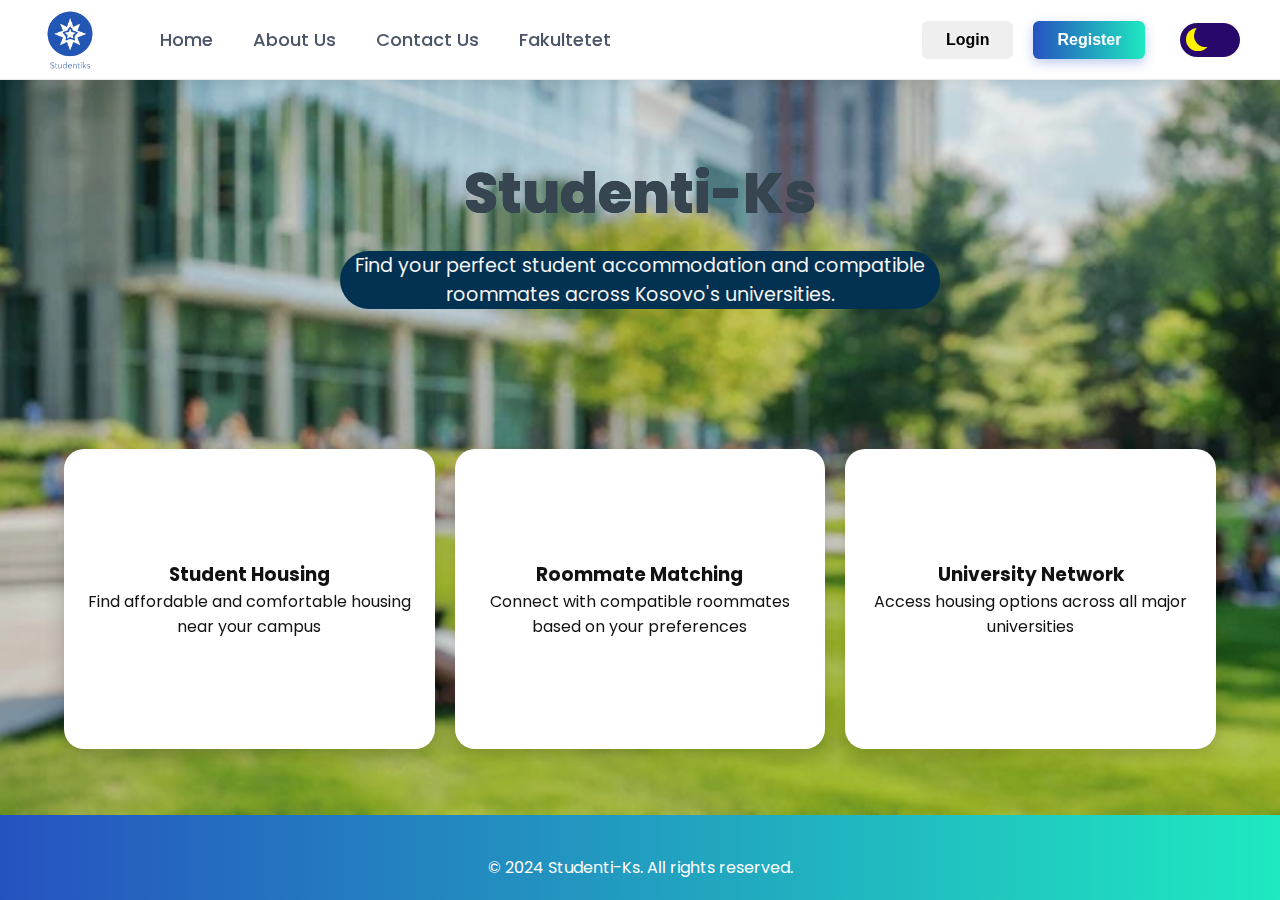
<file: index.html>
<!DOCTYPE html>
<html lang="en">
<head>
    <meta charset="UTF-8">
    <meta name="viewport" content="width=device-width, initial-scale=1.0">
    <title>Studenti-Ks - Home</title>
    <link href="https://fonts.googleapis.com/css2?family=Poppins:wght@400;500;600;700;800&display=swap" rel="stylesheet">
    <link rel="stylesheet" href="index.css">
</head>
<body class="light">
    <!-- NAVBAR -->
    <nav class="nav-container">

        <a href><img class="logo" src="LogoStudentiks_pabg.png" alt="Studenti-Ks Logo"></a>
        
        <!-- Desktop Navigation Links -->
        <div class="nav-links">
            <a href="index.html">Home</a>
            <a href="about.html">About Us</a>
            <a href="contact.html">Contact Us</a>
            <a href="colleges.html">Fakultetet</a>
        </div>
        
        <!-- Desktop Auth Buttons & Theme Toggle -->
        <div class="auth-buttons">
            <a href="login.html"><button id="loginBtn">Login</button></a>
        <a href="register.html"><button id="register-btn">Register</button></a>
            
            <!-- Theme Toggle -->
            <label class="switch">
                <input type="checkbox" id="theme-toggle">
                <span class="slider"></span>
            </label>
        </div>
        
        <!-- Hamburger Menu (Mobile Only) -->
        <button class="hamburger" id="hamburger">
            <span></span>
            <span></span>
            <span></span>
        </button>
    </nav>
    
    <!-- Mobile Menu -->
    <div class="mobile-menu" id="mobile-menu">
        <div class="mobile-menu-links">
            <a href="index.html">Home</a>
            <a href="about.html">About Us</a>
            <a href="contact.html">Contact Us</a>
            <a href="fakultetet.html">Fakultetet</a>
        </div>
        <div class="mobile-auth-buttons">
            <button id="mobile-login-btn">Login</button>
            <button id="mobile-register-btn">Create Your Account</button>
        </div>
    </div>
    
    <!-- MAIN CONTENT -->
    <main class="hero">
        <div class="hero-content">
            <h1>Studenti-Ks</h1>
            <p>Find your perfect student accommodation and compatible roommates across Kosovo's universities.</p>
        </div>
        
        <!-- Card Grid -->
        <div class="card-grid">
            <!-- Card 1 -->
            <div class="flip-card">
                <div class="flip-card-inner">
                    <div class="flip-card-front">
                        <h3>Student Housing</h3>
                        <p>Find affordable and comfortable housing near your campus</p>
                    </div>
                    <div class="flip-card-back">
                        <img src="housing.jpg" alt="Student Housing">
                        <p>Modern apartments and dormitories</p>
                    </div>
                </div>
            </div>
            
            <!-- Card 2 -->
            <div class="flip-card">
                <div class="flip-card-inner">
                    <div class="flip-card-front">
                        <h3>Roommate Matching</h3>
                        <p>Connect with compatible roommates based on your preferences</p>
                    </div>
                    <div class="flip-card-back">
                        <img src="roommates.jpg" alt="Roommate Matching">
                        <p>Smart matching algorithm</p>
                    </div>
                </div>
            </div>
            
            <!-- Card 3 -->
            <div class="flip-card">
                <div class="flip-card-inner">
                    <div class="flip-card-front">
                        <h3>University Network</h3>
                        <p>Access housing options across all major universities</p>
                    </div>
                    <div class="flip-card-back">
                        <img src="Image3.jpg" alt="University Network">
                        <p>All universities in Kosovo covered</p>
                    </div>
                </div>
            </div>
        </div>
    </main>
    
    <!-- FOOTER -->
    <footer>
        <div class="footer-bottom">
            <p>&copy; 2024 Studenti-Ks. All rights reserved.</p>
        </div>
    </footer>
    
    <script>
        // Theme Toggle
        const themeToggle = document.getElementById('theme-toggle');
        const body = document.body;
        
        themeToggle.addEventListener('change', function() {
            if (this.checked) {
                body.classList.remove('light');
                body.classList.add('dark');
                localStorage.setItem('theme', 'dark');
            } else {
                body.classList.remove('dark');
                body.classList.add('light');
                localStorage.setItem('theme', 'light');
            }
        });
        
        // Check saved theme
        const savedTheme = localStorage.getItem('theme') || 'light';
        if (savedTheme === 'dark') {
            body.classList.remove('light');
            body.classList.add('dark');
            themeToggle.checked = true;
        }
        
        // Mobile Menu Toggle
        const hamburger = document.getElementById('hamburger');
        const mobileMenu = document.getElementById('mobile-menu');
        
        hamburger.addEventListener('click', function() {
            hamburger.classList.toggle('active');
            mobileMenu.classList.toggle('active');
        });
        
        // Close mobile menu when clicking links
        mobileMenu.querySelectorAll('a').forEach(link => {
            link.addEventListener('click', () => {
                hamburger.classList.remove('active');
                mobileMenu.classList.remove('active');
            });
        });
    </script>
</body>

</html>
</file>
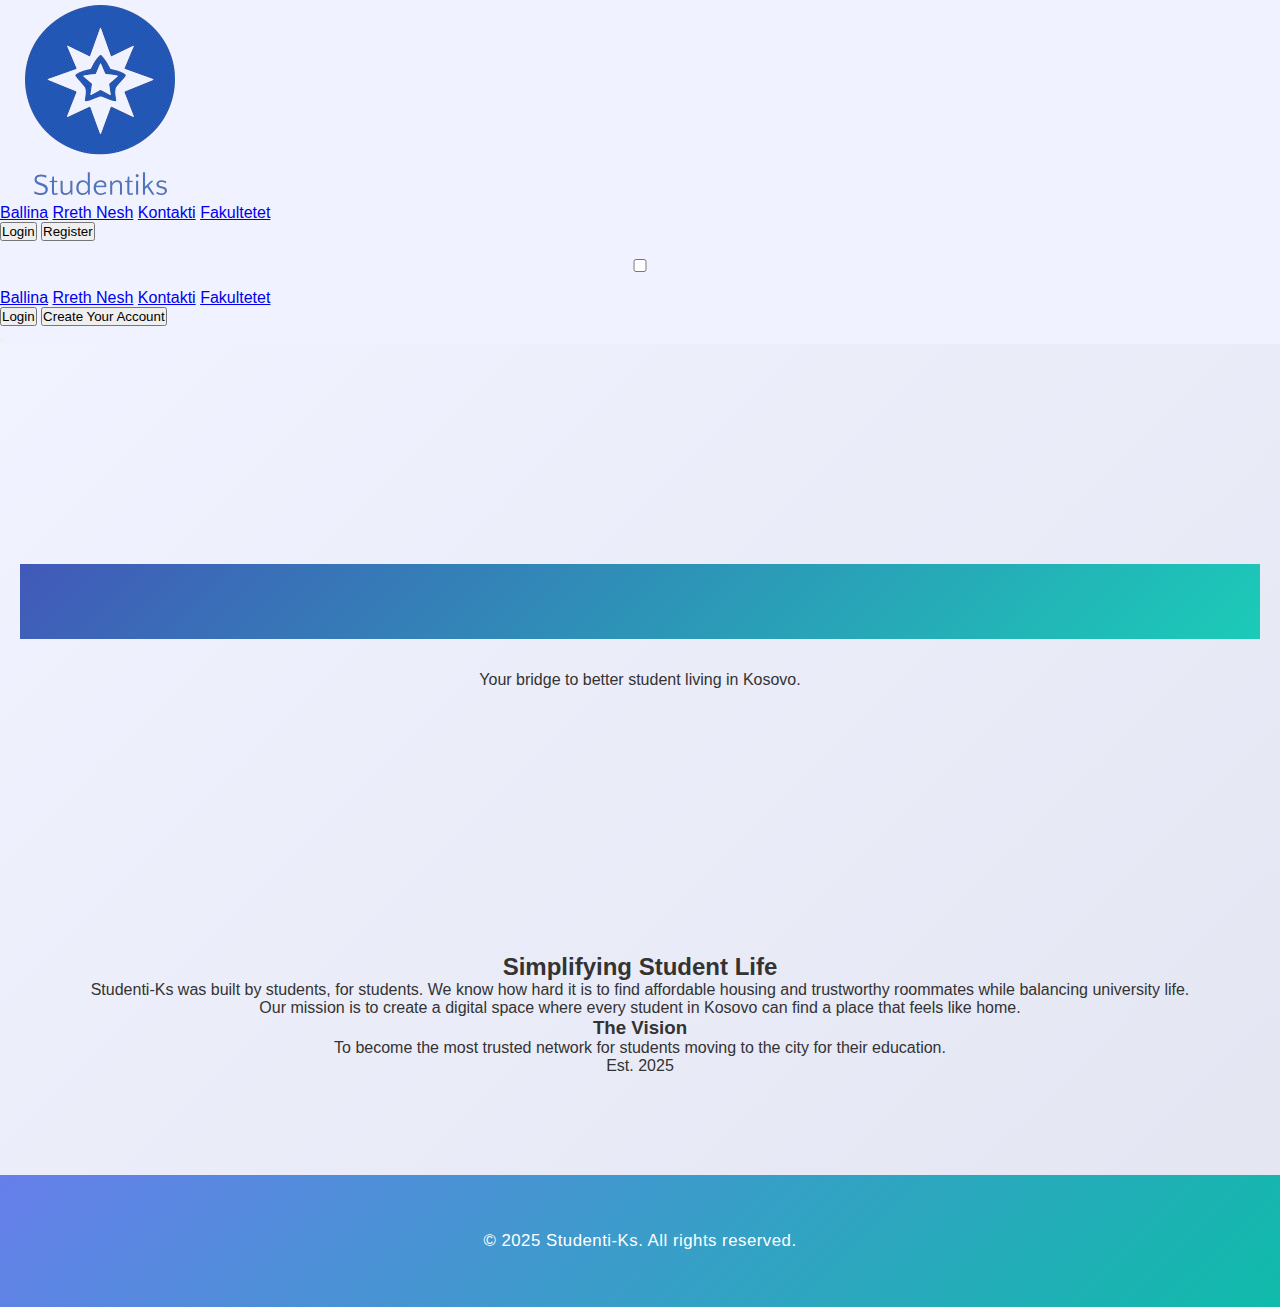
<file: about.html>
<!DOCTYPE html>
<html lang="en">
<head>
  <meta charset="UTF-8">
  <meta name="viewport" content="width=device-width, initial-scale=1.0">
  <title>Studenti-Ks - Rreth Nesh</title>
  <link rel="stylesheet" href="about.css">
</head>
<body class="light">
  <!-- NAVBAR -->
    <nav class="nav-container">

        <img src="LogoStudentiks_pabg.png" alt="Fakultetist Logo" class="logo">
        
        <!-- Desktop Navigation Links -->
        <div class="nav-links">
            <a href="index.html">Ballina</a>
            <a href="about.html">Rreth Nesh</a>
            <a href="contact.html">Kontakti</a>
            <a href="colleges.html">Fakultetet</a>
        </div>
        
        <!-- Desktop Auth Buttons & Theme Toggle -->
        <div class="auth-buttons">
        <a href="login.html"><button id="loginBtn">Login</button></a>
        <a href="register.html"><button id="register-btn">Register</button></a>
            
            <!-- Theme Toggle -->
            <label class="switch">
                <input type="checkbox" id="theme-toggle">
                <span class="slider"></span>
            </label>
        </div>
    <!-- Mobile Menu -->
    <div class="mobile-menu" id="mobile-menu">
        <div class="mobile-menu-links">
            <a href="index.html">Ballina</a>
            <a href="about.html">Rreth Nesh</a>
            <a href="contact.html">Kontakti</a>
            <a href="colleges.html">Fakultetet</a>
        </div>
        <div class="mobile-auth-buttons">
            <a href="login.html"><button id="mobile-login-btn">Login</button></a>
            <a href="register.html"><button id="mobile-register-btn">Create Your Account</button></a>            
            <i id="switch" class="fa-solid fa-moon"></i>
        </div>
    </div>        
    <!-- Hamburger Menu (Mobile Only) -->
  <button class="hamburger" id="hamburger">
  <span></span>
  <span></span>
  <span></span>
</button>
</nav>
  <main>
    <section class="page-hero">
        <h1>About Us</h1>
        <p>Your bridge to better student living in Kosovo.</p>
    </section>

    <section class="about-layout">
        <div class="about-content">
          <h2>Simplifying Student Life</h2>
          <p>
            Studenti-Ks was built by students, for students. We know how hard it is to find 
            affordable housing and trustworthy roommates while balancing university life.
          </p>
          <p>
            Our mission is to create a digital space where every student in Kosovo 
            can find a place that feels like home.
          </p>
        </div>

        <div class="about-glass-card">
          <h3>The Vision</h3>
          <p>To become the most trusted network for students moving to the city for their education.</p>
          <div class="highlight">Est. 2025</div>
        </div>
    </section>
</main>

<footer>
  © 2025 Studenti-Ks. All rights reserved.
  </footer>
</main>
<script>
  const themeToggle = document.querySelector('.switch input');
const body = document.body;

// 1. Check for saved user preference on load
const currentTheme = localStorage.getItem('theme');
if (currentTheme) {
  body.classList.remove('light', 'dark');
  body.classList.add(currentTheme);
  
  // Update the toggle switch state
  if (currentTheme === 'dark') {
    themeToggle.checked = true;
  }
} else {
  // Default to light if no preference is saved
  body.classList.add('light');
}

// 2. Listen for toggle changes
themeToggle.addEventListener('change', () => {
  if (themeToggle.checked) {
    body.classList.replace('light', 'dark');
    localStorage.setItem('theme', 'dark');
  } else {
    body.classList.replace('dark', 'light');
    localStorage.setItem('theme', 'light');
  }
});
</script>
<script>
   // Mobile Menu Toggle
        const hamburger = document.getElementById('hamburger');
        const mobileMenu = document.getElementById('mobile-menu');
        
        hamburger.addEventListener('click', function() {
            hamburger.classList.toggle('active');
            mobileMenu.classList.toggle('active');
        });
        
        // Close mobile menu when clicking links
        mobileMenu.querySelectorAll('a').forEach(link => {
            link.addEventListener('click', () => {
                hamburger.classList.remove('active');
                mobileMenu.classList.remove('active');
            });
        });
</script>
<script>
        const switch2 = document.getElementById('switch');

switch2.addEventListener("click", () => {
    document.body.classList.toggle("dark");
});
    
    </script>

  
  
</body>
</html>
</file>
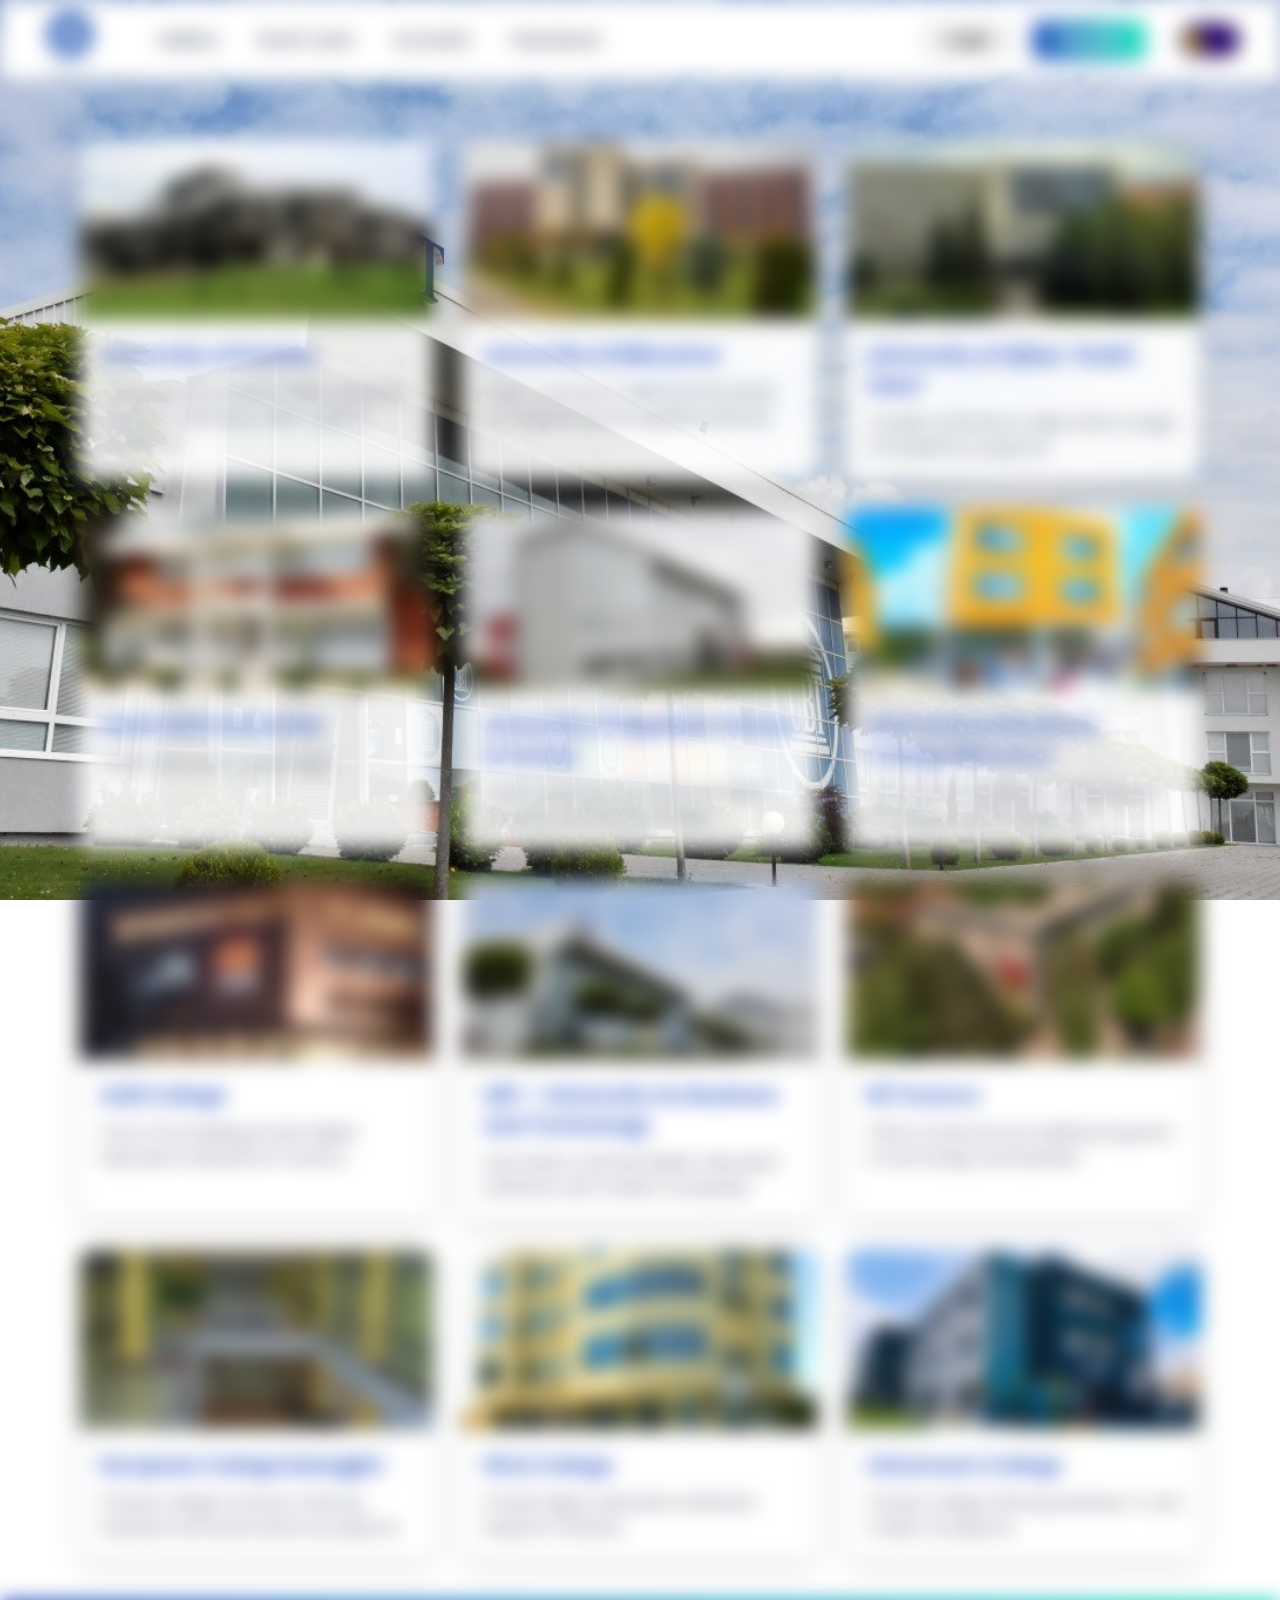
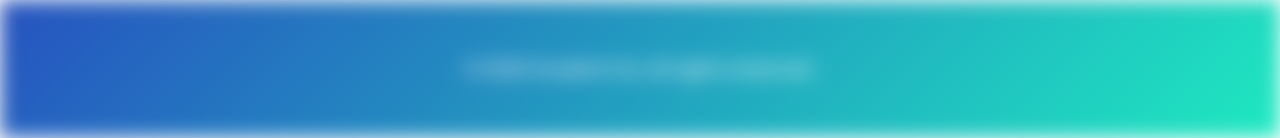
<file: colleges.html>
<!DOCTYPE html>
<html lang="en">
<head>
    <meta charset="UTF-8">
    <meta name="viewport" content="width=device-width, initial-scale=1.0">
    <title>Studenti-Ks - Colleges</title>
    <link href="https://fonts.googleapis.com/css2?family=Poppins:wght@400;500;600;700;800&display=swap" rel="stylesheet">
    <link rel="stylesheet" href="colleges.css">
</head>
<body class="light">
    <!-- NAVBAR -->
    <nav class="nav-container">

        <img src="LogoStudentiks_pabg.png" alt="Fakultetist Logo" class="logo">
        
        <!-- Desktop Navigation Links -->
        <div class="nav-links">
            <a href="index.html">Ballina</a>
            <a href="about.html">Rreth nesh</a>
            <a href="contact.html">Kontakti</a>
            <a href="colleges.html">Fakultetet</a>
        </div>
        
        <!-- Desktop Auth Buttons & Theme Toggle -->
        <div class="auth-buttons">
            <a href="login.html"><button id="loginBtn">Login</button></a>
        <a href="register.html"><button id="register-btn">Register</button></a>
            
            <!-- Theme Toggle -->
            <label class="switch">
                <input type="checkbox" id="theme-toggle">
                <span class="slider"></span>
            </label>
        </div>
        
        <!-- Hamburger Menu (Mobile Only) -->
        <button class="hamburger" id="hamburger">
            <span></span>
            <span></span>
            <span></span>
        </button>
    </nav>
    
    <!-- Mobile Menu -->
    <div class="mobile-menu" id="mobile-menu">
        <div class="mobile-menu-links">
            <a href="index.html">Ballina</a>
            <a href="about.html">Rreth Nesh</a>
            <a href="contact.html">Kontakti</a>
            <a href="colleges.html">Fakultetet</a>
        </div>
        <div class="mobile-auth-buttons">
            <a href="login.html"><button id="mobile-login-btn">Login</button></a>
            <a href="register.html"><button id="mobile-register-btn">Create Your Account</button></a>
        </div>
    </div>
    
    <!-- MAIN CONTENT -->
    <main>
  <div class="colleges-container">
    <!-- University of Pristina -->
    <div class="college-card">
      <img src="University of Pristina.jpg" alt="University of Pristina">
      <div class="college-info">
        <h3>University of Pristina</h3>
        <p>The largest and oldest public university in Kosovo, offering a wide range of programs.</p>
      </div>
    </div>
    <!-- University of Mitrovica -->
    <div class="college-card">
      <img src="University of Mitrovica.jpg" alt="University of Mitrovica">
      <div class="college-info">
        <h3>University of Mitrovica</h3>
        <p>Public university in Mitrovica focusing on engineering and applied sciences.</p>
      </div>
    </div>
    <!-- University of Gjilan “Kadri Zeka” -->
    <div class="college-card">
      <img src="University of Gjilan “Kadri Zeka”.jpg" alt="University of Gjilan">
      <div class="college-info">
        <h3>University of Gjilan “Kadri Zeka”</h3>
        <p>A public university in Gjilan with a range of academic programs.</p>
      </div>
    </div>
    <!-- Haxhi Zeka University -->
    <div class="college-card">
      <img src="Haxhi Zeka University.webp" alt="Haxhi Zeka University">
      <div class="college-info">
        <h3>Haxhi Zeka University</h3>
        <p>Public university in Peja (Pejë).</p>
      </div>
    </div>
    <!-- University of Applied Sciences in Ferizaj -->
    <div class="college-card">
      <img src="University of Applied Sciences in Ferizaj.jpg" alt="Applied Sciences in Ferizaj">
      <div class="college-info">
        <h3>University of Applied Sciences in Ferizaj</h3>
        <p>Public institution focused on applied sciences and technical fields.</p>
      </div>
    </div>
    <!-- IBCM – International Business College Mitrovica -->
    <div class="college-card">
      <img src="International Business College Mitrovica.jpg" alt="IBC‑M College">
      <div class="college-info">
        <h3>International Business College Mitrovica</h3>
        <p>International business college known for collaborative programs.</p>
      </div>
    </div>
    <!-- AAB College -->
    <div class="college-card">
      <img src="AAB.jpg" alt="AAB College">
      <div class="college-info">
        <h3>AAB College</h3>
        <p>One of the leading private higher education institutions in Kosovo.</p>
      </div>
    </div>
    <!-- UBT – University for Business and Technology -->
    <div class="college-card">
      <img src="UBT7784-e1564990441516.jpg" alt="UBT College">
      <div class="college-info">
        <h3>UBT – University for Business and Technology</h3>
        <p>Internation‑oriented higher education institution with modern campuses.</p>
      </div>
    </div>
    <!-- RIT Kosovo -->
    <div class="college-card">
      <img src="RIT Kosovo.jpg" alt="RIT Kosovo">
      <div class="college-info">
        <h3>RIT Kosovo</h3>
        <p>Offers American‑accredited programs in technology and business.</p>
      </div>
    </div>
    <!-- European College Dukagjini -->
    <div class="college-card">
      <img src="European College Dukagjini.jpg" alt="European College Dukagjini">
      <div class="college-info">
        <h3>European College Dukagjini</h3>
        <p>Private college in Kosovo offering business and social science programs.</p>
      </div>
    </div>
    <!-- Iliria College -->
    <div class="college-card">
      <img src="iliria-college-kosovo.jpg" alt="Iliria College">
      <div class="college-info">
        <h3>Iliria College</h3>
        <p>Private higher education institution based in Prishtina.</p>
      </div>
    </div>
    <!-- Universum College -->
    <div class="college-card">
      <img src="Universum College.jpg" alt="Universum College">
      <div class="college-info">
        <h3>Universum College</h3>
        <p>Private college offering business, IT, and modern programs.</p>
      </div>
    </div>

  </div>
    <footer>
        © 2025 Studenti-Ks. All rights reserved.
    </footer>
    </main>
    
    <script>
        // Theme Toggle
        const themeToggle = document.getElementById('theme-toggle');
        const body = document.body;
        
        themeToggle.addEventListener('change', function() {
            if (this.checked) {
                body.classList.remove('light');
                body.classList.add('dark');
                localStorage.setItem('theme', 'dark');
            } else {
                body.classList.remove('dark');
                body.classList.add('light');
                localStorage.setItem('theme', 'light');
            }
        });
        
        // Check saved theme
        const savedTheme = localStorage.getItem('theme') || 'light';
        if (savedTheme === 'dark') {
            body.classList.remove('light');
            body.classList.add('dark');
            themeToggle.checked = true;
        }
        
        // Mobile Menu Toggle
        const hamburger = document.getElementById('hamburger');
        const mobileMenu = document.getElementById('mobile-menu');
        
        hamburger.addEventListener('click', function() {
            hamburger.classList.toggle('active');
            mobileMenu.classList.toggle('active');
        });
        
        // Close mobile menu when clicking links
        mobileMenu.querySelectorAll('a').forEach(link => {
            link.addEventListener('click', () => {
                hamburger.classList.remove('active');
                mobileMenu.classList.remove('active');
            });
        });
    </script>
</body>
</html>
</file>
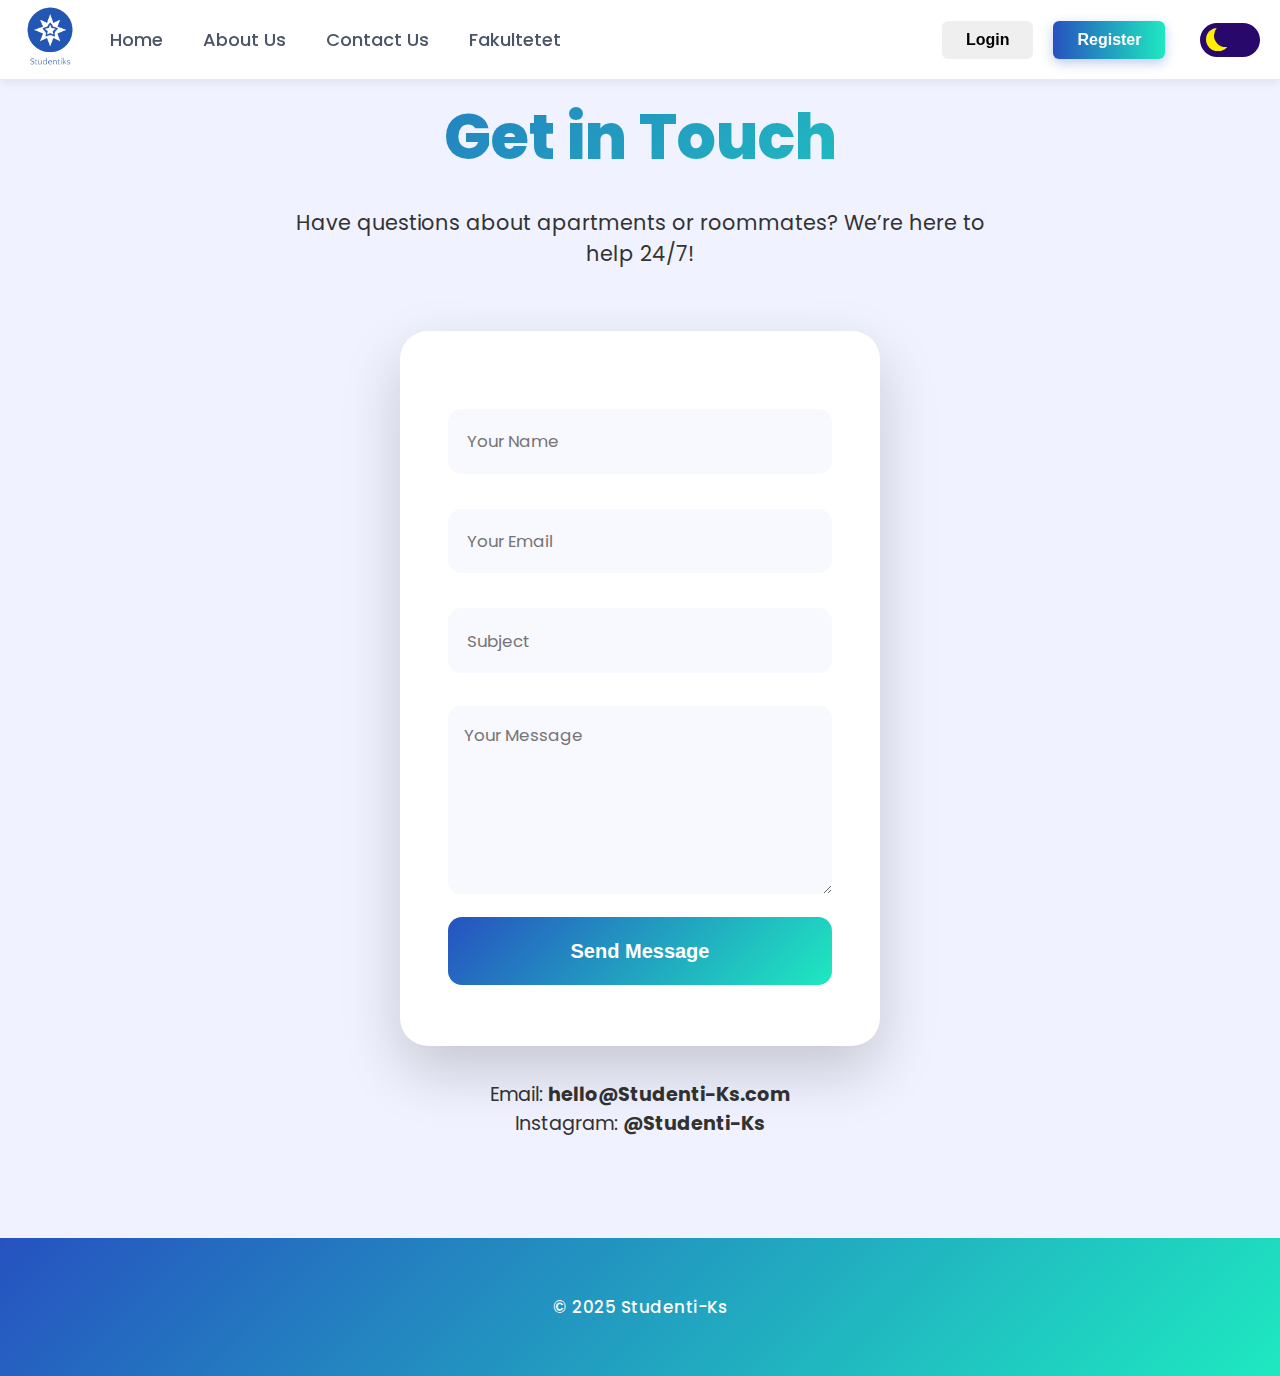
<file: contact.html>
<!DOCTYPE html>
<html lang="en">
<head>
  <meta charset="UTF-8" />
  <meta name="viewport" content="width=device-width, initial-scale=1.0"/>
  <title>Contact Us – RoomieFind</title>
  <link href="https://fonts.googleapis.com/css2?family=Poppins:wght@400;600;700;800&display=swap" rel="stylesheet">
  <link rel="stylesheet" href="contact.css" />
</head>
<body class="light">
<nav>
  <!-- NAVBAR -->
    <nav class="nav-container">

        <a href><img class="logo" src="LogoStudentiks_pabg.png" alt="Studenti-Ks Logo"></a>
        
        <!-- Desktop Navigation Links -->
        <div class="nav-links">
            <a href="index.html">Home</a>
            <a href="about.html">About Us</a>
            <a href="contact.html">Contact Us</a>
            <a href="colleges.html">Fakultetet</a>
        </div>
        
        <!-- Desktop Auth Buttons & Theme Toggle -->
        <div class="auth-buttons">
            <a href="login.html"><button id="loginBtn">Login</button></a>
        <a href="register.html"><button id="register-btn">Register</button></a>
            
            <!-- Theme Toggle -->
            <label class="switch">
                <input type="checkbox" id="theme-toggle">
                <span class="slider"></span>
            </label>
        </div>
        
        <!-- Hamburger Menu (Mobile Only) -->
        <button class="hamburger" id="hamburger">
            <span></span>
            <span></span>
            <span></span>
        </button>
    </nav>
    
    <!-- Mobile Menu -->
    <div class="mobile-menu" id="mobile-menu">
        <div class="mobile-menu-links">
            <a href="index.html">Home</a>
            <a href="about.html">About Us</a>
            <a href="contact">Contact Us</a>
            <a href="colleges">Fakultetet</a>
        </div>
        <div class="mobile-auth-buttons">
            <a href="login.html"><button id="mobile-login-btn">Login</button></a>
            <a href="register.html"><button id="mobile-register-btn">Create Your Account</button></a>
        </div>
    </div>
</nav>


  <section>
    <h1>Get in Touch</h1>
    <p style="font-size:1.3rem;max-width:700px;margin:2rem auto;">
      Have questions about apartments or roommates? We’re here to help 24/7!
    </p>

    <div class="form-container">
      <input type="text" placeholder="Your Name" required />
      <input type="email" placeholder="Your Email" required />
      <input type="text" placeholder="Subject" required />
      <textarea placeholder="Your Message" rows="6" style="width:100%; padding:1rem; margin:1rem 0; border:none; border-radius:12px; font-family:inherit; resize:vertical;"></textarea>
      <button class="submit-btn" style="margin-top:0;">Send Message</button>
    </div>

    <div style="margin-top:4rem; font-size:1.2rem;">
      <p>Email: <strong>hello@Studenti-Ks.com</strong></p>
      <p>Instagram: <strong>@Studenti-Ks</strong></p>
    </div>
  </section>

  <footer>© 2025 Studenti-Ks</footer>

  <script>
    function toggleTheme() {
      document.body.classList.toggle("dark");
      document.body.classList.toggle("light");
      const isDark = document.body.classList.contains("dark");
      document.getElementById("themeToggle").textContent = isDark ? "Light Mode" : "Dark Mode";
      localStorage.setItem("theme", isDark ? "dark" : "light");
    }
    if (localStorage.getItem("theme") === "dark") {
      document.body.classList.add("dark");
      document.body.classList.remove("light");
      document.getElementById("themeToggle").textContent = "Light Mode";
    }

     // Mobile Menu Toggle
        const hamburger = document.getElementById('hamburger');
        const mobileMenu = document.getElementById('mobile-menu');
        
        hamburger.addEventListener('click', function() {
            hamburger.classList.toggle('active');
            mobileMenu.classList.toggle('active');
        });
        
        // Close mobile menu when clicking links
        mobileMenu.querySelectorAll('a').forEach(link => {
            link.addEventListener('click', () => {
                hamburger.classList.remove('active');
                mobileMenu.classList.remove('active');
            });
        });
    
  </script>
  <script src="script.js"></script>
</body>

</html>
</file>
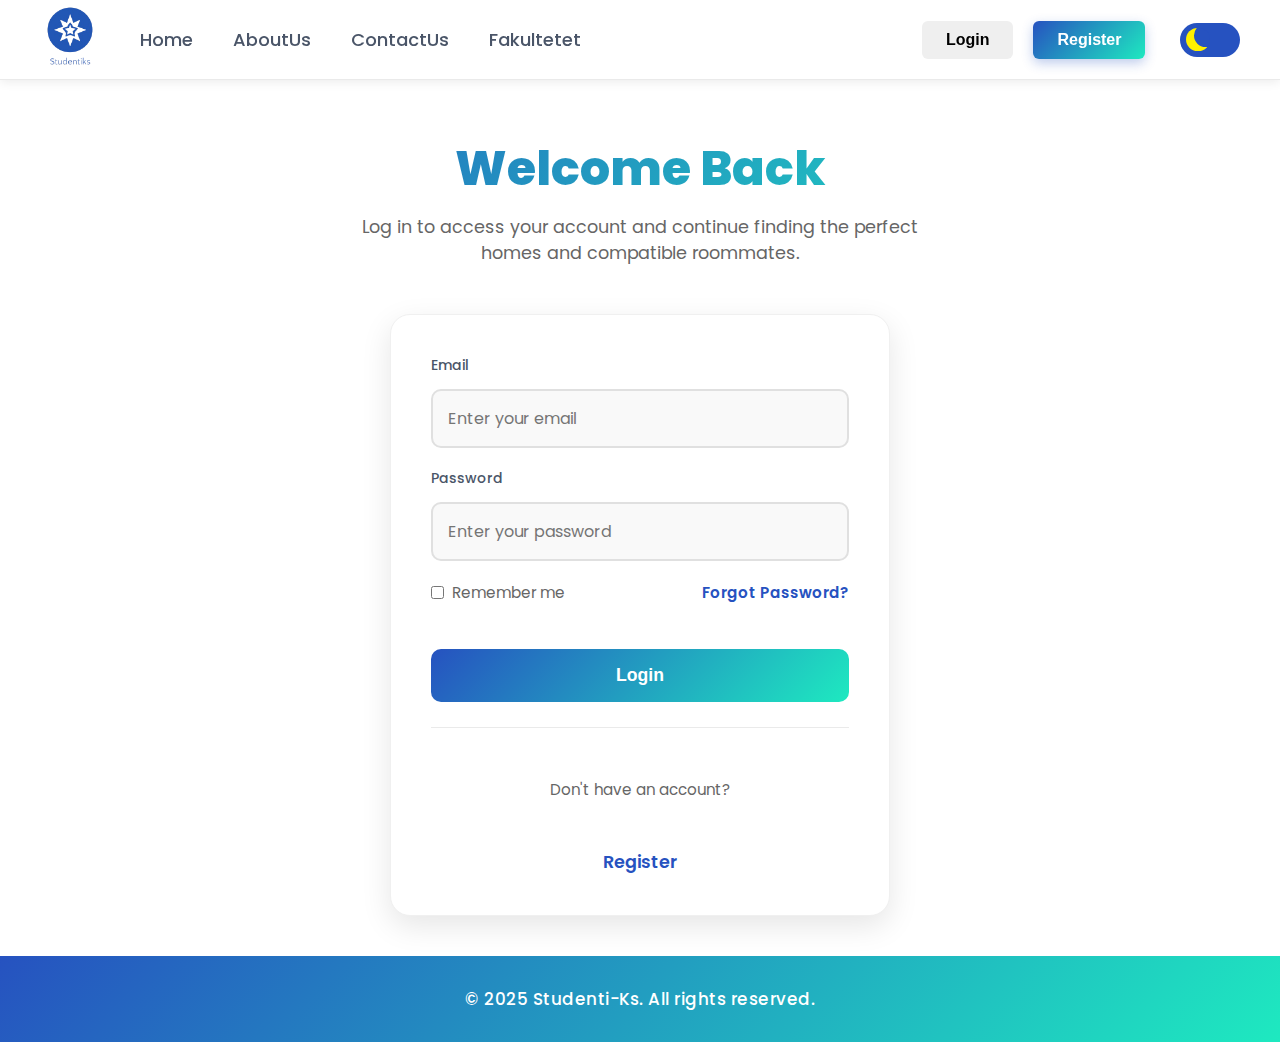
<file: login.html>
<!DOCTYPE html>
<html lang="en">
<head>
    <meta charset="UTF-8">
    <meta name="viewport" content="width=device-width, initial-scale=1.0">
    <title>Studenti-Ks - Login</title>
    <link href="https://fonts.googleapis.com/css2?family=Poppins:wght@400;500;600;700;800&display=swap" rel="stylesheet">
    <link rel="stylesheet" href="login.css">
</head>
<body class="light">
    <!-- NAVBAR -->
    <nav class="nav-container">
        <!-- Logo -->
        <a href><img class="logo" src="LogoStudentiks_pabg.png" alt="Studenti-Ks Logo"></a>
        
        <!-- Desktop Navigation Links -->
        <div class="nav-links">
            <a href="index.html">Home</a>
            <a href="about.html">AboutUs</a>
            <a href="contact.html">ContactUs</a>
            <a href="colleges.html">Fakultetet</a>
        </div>
        
        <!-- Desktop Auth Buttons -->
        <div class="auth-buttons">
            <a href="login.html"><button id="loginBtn">Login</button></a>
        <a href="register.html"><button id="register-btn">Register</button></a>
            
            <!-- Theme Toggle -->
            <label class="switch">
                <input type="checkbox" id="theme-toggle">
                <span class="slider"></span>
            </label>
        </div>
        
        <!-- Hamburger Menu (Mobile Only) -->
        <button class="hamburger" id="hamburger">
            <span></span>
            <span></span>
            <span></span>
        </button>
    </nav>
    
    <!-- Mobile Menu -->
    <div class="mobile-menu" id="mobile-menu">
        <div class="mobile-menu-links">
            <a href="index.html">Home</a>
            <a href="about.html">About Us</a>
            <a href="contact">Contact Us</a>
            <a href="colleges">Fakultetet</a>
        </div>
        <div class="mobile-auth-buttons">
            <a href="login.html"><button id="mobile-login-btn">Login</button></a>
            <a href="register.html"><button id="mobile-register-btn">Create Your Account</button></a>
        </div>
    </div>
    
    <!-- MAIN CONTENT -->
    <main>
        <section class="login-section">
            <h1>Welcome Back</h1>
            <p>Log in to access your account and continue finding the perfect homes and compatible roommates.</p>
            
            <div class="login-form-container">
                <form id="login-form">
                    <div class="form-group">
                        <label for="email">Email</label>
                        <input type="email" id="email" placeholder="Enter your email" required>
                    </div>
                    
                    <div class="form-group">
                        <label for="password">Password</label>
                        <input type="password" id="password" placeholder="Enter your password" required>
                    </div>
                    
                    <div class="form-options">
                        <div class="remember-me">
                            <input type="checkbox" id="remember">
                            <label for="remember">Remember me</label>
                        </div>
                        <a href="forgot-password.html" class="forgot-password">Forgot Password?</a>
                    </div>
                    
                    <button type="submit" class="login-submit-btn">Login</button>
                    
                    <div class="register-link-container">
                        <p>Don't have an account?</p>
                        <a href="register.html" class="register-link">Register</a>
                    </div>
                </form>
            </div>
        </section>
    </main>
    
    <!-- FOOTER -->
    <footer>
        © 2025 Studenti-Ks. All rights reserved.
    </footer>
    
    <script>
        // Theme Toggle
        const themeToggle = document.getElementById('theme-toggle');
        const body = document.body;
        
        themeToggle.addEventListener('change', function() {
            if (this.checked) {
                body.classList.remove('light');
                body.classList.add('dark');
                localStorage.setItem('theme', 'dark');
            } else {
                body.classList.remove('dark');
                body.classList.add('light');
                localStorage.setItem('theme', 'light');
            }
        });
        
        // Check saved theme
        const savedTheme = localStorage.getItem('theme') || 'light';
        if (savedTheme === 'dark') {
            body.classList.remove('light');
            body.classList.add('dark');
            themeToggle.checked = true;
        }
        
        // Mobile Menu Toggle
        const hamburger = document.getElementById('hamburger');
        const mobileMenu = document.getElementById('mobile-menu');
        
        hamburger.addEventListener('click', function() {
            hamburger.classList.toggle('active');
            mobileMenu.classList.toggle('active');
        });
        
        // Close mobile menu when clicking links
        mobileMenu.querySelectorAll('a').forEach(link => {
            link.addEventListener('click', () => {
                hamburger.classList.remove('active');
                mobileMenu.classList.remove('active');
            });
        });
        
        // Form Validation
        const loginForm = document.getElementById('login-form');
        
        loginForm.addEventListener('submit', function(e) {
            e.preventDefault();
            
            const email = document.getElementById('email').value;
            const password = document.getElementById('password').value;
            
            if (email && password) {
                // Show loading state
                const submitBtn = document.querySelector('.login-submit-btn');
                const originalText = submitBtn.textContent;
                submitBtn.textContent = 'Logging in...';
                submitBtn.disabled = true;
                
                // Simulate API call
                setTimeout(() => {
                    alert('Login successful!');
                    submitBtn.textContent = originalText;
                    submitBtn.disabled = false;
                }, 1500);
            }
        });
    </script>
</body>

</html>
</file>
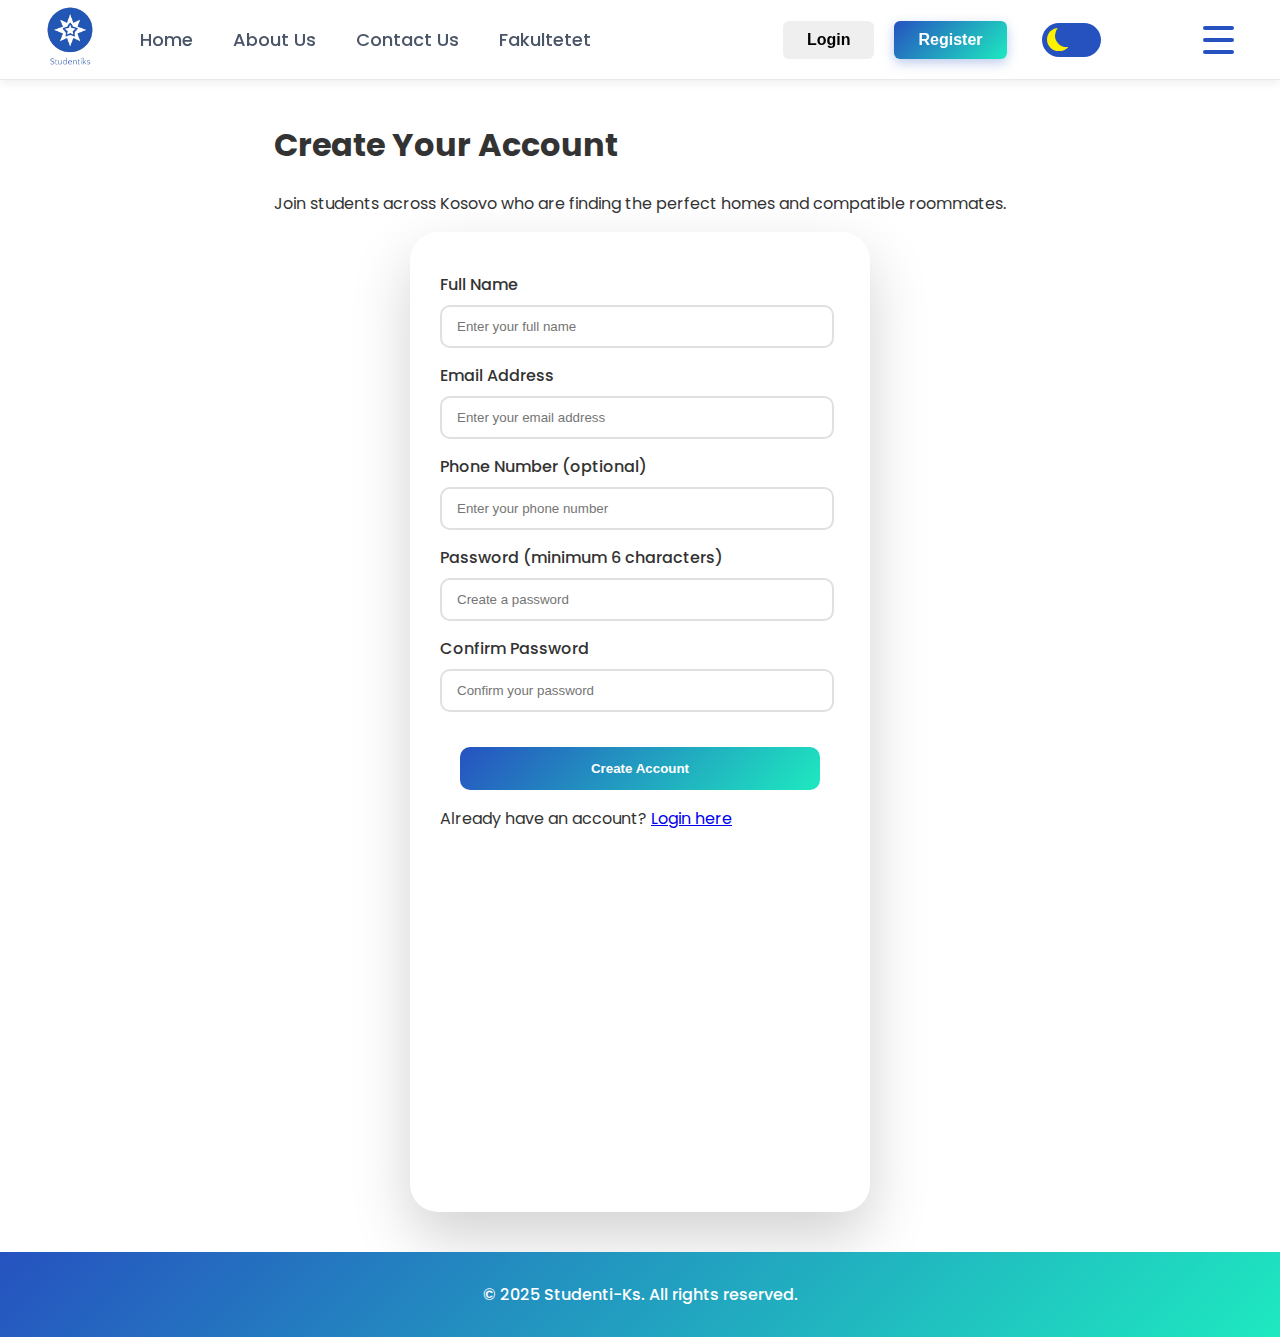
<file: register.html>
<!DOCTYPE html>
<html lang="en">
<head>
    <meta charset="UTF-8">
    <meta name="viewport" content="width=device-width, initial-scale=1.0">
    <title>StudentiKs- Create Account</title>
    <link href="https://fonts.googleapis.com/css2?family=Poppins:wght@400;500;600;700;800&display=swap" rel="stylesheet">
    <link rel="stylesheet" href="register.css">
</head>
<body class="light">
    <!-- ==================== NAVBAR ==================== -->
    <nav class="nav-container">
        <!-- Logo -->
        <a href><img class="logo" src="LogoStudentiks_pabg.png" alt="Studenti-Ks Logo"></a>
        
        <!-- Desktop Navigation Links -->
        <div class="nav-links">
            <a href="index.html">Home</a>
            <a href="about.html">About Us</a>
            <a href="contact.html">Contact Us</a>
            <a href="colleges.html">Fakultetet</a>
        </div>
        
        <!-- Desktop Auth Buttons -->
        <div class="auth-buttons">
            <a href="login.html"><button id="loginBtn">Login</button></a>
        <a href="register.html"><button id="register-btn">Register</button></a>
            
            <!-- Theme Toggle -->
            <label class="switch">
                <input type="checkbox" id="theme-toggle">
                <span class="slider"></span>
            </label>
        </div>
        
        <!-- Hamburger Menu (Mobile Only) -->
        <button class="hamburger" id="hamburger">
            <span></span>
            <span></span>
            <span></span>
        </button>
    </nav>
    
    <!-- Mobile Menu -->
    <div class="mobile-menu" id="mobile-menu">
        <div class="mobile-menu-links">
            <a href="index.html">Home</a>
            <a href="about.html">About Us</a>
            <a href="contact">Contact Us</a>
            <a href="colleges">Fakultetet</a>
        </div>
        <div class="mobile-auth-buttons">
            <a href="login.html"><button id="mobile-login-btn">Login</button></a>
            <a href="register.html"><button id="mobile-register-btn">Create Your Account</button></a>
        </div>
    </div>
    
    <!-- ==================== MAIN CONTENT ==================== -->
    <main>
        <section>
            <h1>Create Your Account</h1>
            <p>Join students across Kosovo who are finding the perfect homes and compatible roommates.</p>
            
            <div class="form-container">
                <form id="signup-form">
                    <div class="form-group">
                        <label for="full-name">Full Name</label>
                        <input type="text" id="full-name" placeholder="Enter your full name" required>
                    </div>
                    
                    <div class="form-group">
                        <label for="email">Email Address</label>
                        <input type="email" id="email" placeholder="Enter your email address" required>
                    </div>
                    
                    <div class="form-group">
                        <label for="phone">Phone Number (optional)</label>
                        <input type="tel" id="phone" placeholder="Enter your phone number">
                    </div>
                    
                    <div class="form-group">
                        <label for="password">Password (minimum 6 characters)</label>
                        <input type="password" id="password" placeholder="Create a password" minlength="6" required>
                    </div>
                    
                    <div class="form-group">
                        <label for="confirm-password">Confirm Password</label>
                        <input type="password" id="confirm-password" placeholder="Confirm your password" required>
                    </div>
                    
                    <button type="submit" class="submit-btn">Create Account</button>
                    
                    <p>Already have an account? <a href="#login">Login here</a></p>
                </form>
            </div>
        </section>
    </main>
    
    <!-- ==================== FOOTER ==================== -->
    <footer>
        © 2025 Studenti-Ks. All rights reserved.
    </footer>
    
    <script src="script.js"></script>
</body>

</html>
</file>
<file: index.css>
/* ==================== 1. Reset & Base ==================== */
* {
  margin: 0;
  padding: 0;
  box-sizing: border-box;
}

html, body {
  height: 100%;
  font-family: 'Poppins', sans-serif;
  display: flex;
  flex-direction: column;
}

/* Body & Background */
body {
  background-image: url(blurred-background-vibrant-campus-scene-600nw-2527446029.webp);
  background-size: cover;
  background-repeat: no-repeat;
  background-position: center;
  background-attachment: scroll;
}

body.light { color: #121212; }
body.dark { color: #fff; }

/* ==================== 2. Navbar ==================== */
/* Navbar Container */
.nav-container {
  position: fixed;
  top: 0;
  left: 0;
  width: 100%;
  height: 80px;
  display: flex;
  align-items: center;
  padding: 0 40px;
  z-index: 1000;
  transition: all 0.3s ease;
}

body.light .nav-container {
  background: #fff;
  box-shadow: 0 2px 10px rgba(0,0,0,0.08);
  border-bottom: 1px solid #eaeaea;
}

body.dark .nav-container {
  background: #222;
  box-shadow: 0 2px 10px rgba(0,0,0,0.3);
  border-bottom: 1px solid #333;
}

/* Logo / Brand */
.brand {
  font-size: 24px;
  font-weight: 800;
  background: linear-gradient(135deg, #2652c0, #1ee9c0);
  -webkit-background-clip: text;
  -webkit-text-fill-color: transparent;
  background-clip: text;
  margin-right: 40px;
}

/* Navigation Links */
.nav-links {
  display: flex;
  align-items: center;
  gap: 40px;
  margin-right: auto;
  margin-left: 30px;
}

.nav-links a {
  text-decoration: none;
  font-size: 18px;
  font-weight: 500;
  color: #4a5568;
  padding: 8px 0;
  position: relative;
  transition: color 0.3s ease;
  white-space: nowrap;
}

body.dark .nav-links a { color: #cbd5e0; }

.nav-links a:hover { color: #2652c0; }
body.dark .nav-links a:hover { color: #a3bffa; }

/* Underline Hover Effect */
.nav-links a::after {
  content: '';
  position: absolute;
  bottom: 0;
  left: 0;
  width: 0;
  height: 3px;
  background: linear-gradient(135deg, #2652c0, #1ee9c0);
  border-radius: 2px;
  transition: width 0.3s ease;
}

.nav-links a:hover::after { width: 100%; }

/* Auth Buttons */
.auth-buttons {
  display: flex;
  align-items: center;
  gap: 20px;
  margin-left: auto;
}

.auth-buttons button {
  padding: 10px 24px;
  border-radius: 6px;
  font-weight: 600;
  font-size: 16px;
  cursor: pointer;
  transition: all 0.3s ease;
  border: none;
  white-space: nowrap;
}

#login-btn {
  background: transparent;
  color: #2652c0;
  border: 2px solid #2652c0;
}

body.dark #login-btn {
  color: #a3bffa;
  border-color: #a3bffa;
}

#login-btn:hover {
  background: rgba(38, 82, 192, 0.1);
  transform: translateY(-2px);
}

#register-btn {
  background: linear-gradient(to right, #2652c0, #1ee9c0);
  color: white;
  box-shadow: 0 4px 12px rgba(38, 82, 192, 0.3);
}

#register-btn:hover {
  transform: translateY(-2px);
  box-shadow: 0 6px 16px rgba(38, 82, 192, 0.4);
}

/* Theme Toggle Switch */
.switch {
  font-size: 17px;
  position: relative;
  display: inline-block;
  width: 3.5em;
  height: 2em;
  margin-left: 15px;
}

.switch input { opacity: 0; width: 0; height: 0; }

.slider {
  --background: #28096b;
  position: absolute;
  cursor: pointer;
  top: 0;
  left: 0;
  right: 0;
  bottom: 0;
  background-color: var(--background);
  transition: 0.5s;
  border-radius: 30px;
}

.slider:before {
  position: absolute;
  content: "";
  height: 1.4em;
  width: 1.4em;
  border-radius: 50%;
  left: 10%;
  bottom: 15%;
  box-shadow: inset 8px -4px 0px 0px #fff000;
  background: var(--background);
  transition: 0.5s;
}

input:checked + .slider {
  background-color: #522ba7;
}

input:checked + .slider:before {
  transform: translateX(100%);
  box-shadow: inset 15px -4px 0px 15px #fff000;
}

/* Hamburger Menu */
.hamburger {
  display: none;
  width: 35px;
  height: 30px;
  flex-direction: column;
  justify-content: space-between;
  cursor: pointer;
  background: none;
  border: none;
  padding: 0;
  margin-left: 20px;
  z-index: 1001;
}

.hamburger span {
  display: block;
  height: 4px;
  width: 100%;
  background-color: #2652c0;
  border-radius: 2px;
  transition: all 0.3s ease;
}

body.dark .hamburger span { background-color: #a3bffa; }

.hamburger.active span:nth-child(1) { transform: rotate(45deg) translate(8px,8px); }
.hamburger.active span:nth-child(2) { opacity: 0; transform: translateX(20px); }
.hamburger.active span:nth-child(3) { transform: rotate(-45deg) translate(7px,-7px); }

/* Mobile Menu */
.mobile-menu {
  position: fixed;
  top: 0;
  right: -100%;
  width: 300px;
  height: 100vh;
  background: #fff;
  box-shadow: -5px 0 15px rgba(0,0,0,0.1);
  z-index: 999;
  transition: right 0.4s ease;
  padding: 100px 30px;
  display: flex;
  flex-direction: column;
  gap: 30px;
}

body.dark .mobile-menu {
  background: #222;
  box-shadow: -5px 0 15px rgba(0,0,0,0.3);
}

.mobile-menu.active { right: 0; }

.mobile-menu-links {
  display: flex;
  flex-direction: column;
  gap: 25px;
}

.mobile-menu-links a {
  font-size: 20px;
  font-weight: 500;
  color: #4a5568;
  text-decoration: none;
  padding: 12px 0;
  border-bottom: 1px solid #eaeaea;
  transition: color 0.3s ease;
}

body.dark .mobile-menu-links a {
  color: #cbd5e0;
  border-bottom-color: #333;
}

.mobile-menu-links a:hover { color: #2652c0; }

.mobile-auth-buttons {
  display: flex;
  flex-direction: column;
  gap: 15px;
  margin-top: 20px;
}

.mobile-auth-buttons button {
  padding: 14px;
  border-radius: 6px;
  font-weight: 600;
  font-size: 17px;
  cursor: pointer;
  transition: all 0.3s ease;
  border: none;
}

#mobile-login-btn {
  background: transparent;
  color: #2652c0;
  border: 2px solid #2652c0;
}

#mobile-register-btn {
  background: linear-gradient(135deg, #2652c0, #1ee9c0);
  color: white;
}

.logo{
  max-height: 60px;
  width: auto;       
  display: block;
  margin-right: 30px;    
}

/* ==================== 3. Hero Section ==================== */
main.hero {
  flex: 1;
  padding-top: 100px;
  display: flex;
  flex-direction: column;
  align-items: center;
  width: 100%;
  background: url('blurred-background-vibrant-campus-scene-600nw-2527446029.webp') no-repeat center center/cover;
}

.hero-content {
  text-align: center;
  max-width: 800px;
  padding: 60px 20px;
}

.hero-content h1 {
  font-size: 3.5rem;
  font-weight: 800;
  background-color: #033151;
  /*background: linear-gradient(135deg, #033151);*/
  color: #36454F;
  background-clip: text;
  margin-bottom: 1.5rem;
  line-height: 1.2;
}

.hero-content p {
  font-size: 1.2rem;
  color: whitesmoke;
  background-color: #033151;
  border-radius: 50px;
  margin-bottom: 2.5rem;
  max-width: 600px;
  margin-left: auto;
  margin-right: auto;
}

body.dark .hero-content p { color: #fff; }

/* ==================== 4. Card Grid ==================== */
.card-grid {
  display: grid;
  grid-template-columns: repeat(auto-fit, minmax(250px, 1fr));
  gap: 20px;
  width: 90%;
  max-width: 1200px;
  transition: transform 8s;
  margin: 40px auto;
}

.flip-card { perspective: 1000px; }

.flip-card-inner {
  position: relative;
  width: 100%;
  height: 300px;
  text-align: center;
  transition: transform 0.6s;
  transform-style: preserve-3d;
}

.flip-card:hover .flip-card-inner { transform: rotateY(180deg); }

.flip-card-front, .flip-card-back {
  position: absolute;
  width: 100%;
  height: 100%;
  backface-visibility: hidden;
  border-radius: 20px;
  padding: 20px;
  display: flex;
  flex-direction: column;
  justify-content: center;
  align-items: center;
  box-shadow: 0 5px 20px rgba(0,0,0,0.2);
}

body.light .flip-card-front { background: white; }
body.dark .flip-card-front { background: #1e1e1e; color: white; }

.flip-card-back {
  transform: rotateY(180deg);
  color: black;
  display: flex;
  flex-direction: column;
  justify-content: center;
  align-items: center;
  border-radius: 20px;
  padding: 10px;
}

.flip-card-back img {
  width: 80%;
  border-radius: 15px;
  margin-bottom: 10px;
}

/* ==================== 5. Footer ==================== */
footer {
  position: relative;
  bottom: 0;
  width: 100%;
  background: linear-gradient(to right, #2652c0, #1ee9c0);
  color: white;
  padding: 40px 20px 20px;
  text-align: center;
  margin-top: auto;
}

/* ==================== 6. Responsive Design ==================== */
@media (max-width: 1024px) {
  .nav-container { padding: 0 30px; }
  .nav-links { gap: 30px; }
  .nav-links a { font-size: 17px; }
  .auth-buttons button { padding: 8px 20px; font-size: 15px; }
  .hero-content h1 { font-size: 3rem; }
}

@media (max-width: 768px) {
  .nav-container { padding: 0 20px; height: 70px; }
  .nav-links, .auth-buttons { display: none; }
  .hamburger { display: flex; }
  .brand { margin-right: auto; font-size: 22px; }
  .hero-content h1 { font-size: 2.5rem; }
  .hero-content p { font-size: 1.1rem; }
}

@media (max-width: 480px) {
  .nav-container { padding: 0 15px; }
  .mobile-menu { width: 250px; padding: 80px 20px; }
  .mobile-menu-links a { font-size: 18px; }
  .mobile-auth-buttons button { padding: 12px; font-size: 16px; }
  .hero-content h1 { font-size: 2.2rem; }
  .hero-content p { font-size: 1rem; padding: 0 10px; }
  footer { padding: 30px 15px 15px; }
  .footer-section h3 { font-size: 1.1rem; }
  .footer-section p { font-size: 0.85rem; }
}
</file>
<file: about.css>
/* ==================== 1. Reset & Base ==================== */
*, *::before, *::after {
  box-sizing: border-box;
  margin: 0;
  padding: 0;
}

html {
  height: 100%;
  scroll-behavior: smooth;
}

body {
  min-height: 100vh;
  font-family: 'Poppins', sans-serif;
  display: flex;
  flex-direction: column;
  transition: background 0.4s ease, color 0.4s ease;
}

body.light { 
  background: #f0f2ff;
  color: #333; 
}
body.dark {
  background: #121212;
  color: #e0e0e0; 
}

/* ==================== Main Section ==================== */
main {
  flex: 1 0 auto;
  padding-top: 120px;
  display: flex;
  flex-direction: column;
  align-items: center;
  justify-content: center;
  gap: 4rem;
  background: linear-gradient(135deg, rgba(255,255,255,0.05), rgba(0,0,0,0.05));
}

/* ==================== About Section ==================== */
.about-section {
  width: 100%;
  min-height: 90vh;
  display: flex;
  justify-content: center;
  align-items: center;
  padding: 3rem 1rem;
  background: linear-gradient(135deg, rgba(38,82,192,0.15), rgba(30,200,180,0.1));
}

/* Glassmorphic Card */
.about-card {
  max-width: 800px;
  width: 100%;
  background: rgba(255, 255, 255, 0.15);
  backdrop-filter: blur(15px);
  border-radius: 25px;
  padding: 3rem 2rem;
  text-align: center;
  box-shadow: 0 20px 40px rgba(0,0,0,0.25);
  transition: all 0.4s ease;
}

.about-card:hover {
  transform: translateY(-10px);
  box-shadow: 0 30px 60px rgba(0,0,0,0.35);
}

/* Team photo styling */
.team-photo {
  width: 150px;
  height: 150px;
  object-fit: cover;
  border-radius: 50%;
  margin-bottom: 2rem;
  border: 4px solid rgba(255,255,255,0.3);
  transition: all 0.4s ease;
}

.team-photo:hover {
  transform: scale(1.05);
  border-color: rgba(255,255,255,0.6);
}

/* About text */
.about-text h3 {
  font-size: 1.8rem;
  font-weight: 700;
  margin-bottom: 1rem;
  color: #222;
  background: linear-gradient(135deg, #667eea, #764ba2);
  -webkit-text-fill-color: transparent;
}

body.dark .about-text h3 {
  color: #fff;
  -webkit-text-fill-color: transparent;
  background: linear-gradient(135deg, #667eea, #1bcbb7);
}

.about-text p {
  font-size: 1.05rem;
  line-height: 1.7;
  color: #333;
  margin-bottom: 1rem;
}

body.dark .about-text p {
  color: #ddd;
}

/* Page Title */
.ateksti h1 {
  font-size: 3.5rem;
  font-weight: 800;
  text-align: center;
  margin-bottom: 3rem;
  background: linear-gradient(135deg, #667eea, #764ba2);
  -webkit-text-fill-color: transparent;
  text-shadow: 0 3px 15px rgba(0,0,0,0.2);
}

/* Responsive */



/* Page Title */
#Colleges h1 {
  font-size: 4rem;
  font-weight: 800;
  background: linear-gradient(135deg, #667eea, #764ba2);

  -webkit-text-fill-color: transparent;
  margin-bottom: 3rem;
  text-shadow: 0 4px 15px rgba(0,0,0,0.2);
}

/* ==================== Flip Cards / College Cards ==================== */
.card-grid {
  display: grid;
  grid-template-columns: repeat(auto-fit, minmax(280px, 1fr));
  gap: 3rem;
  max-width: 1400px;
  width: 100%;
  padding: 0 20px;
}

/* Flip card container */
.flip-card {
  background: transparent;
  height: 400px;
  perspective: 1500px;
}

.flip-card-inner {
  position: relative;
  width: 100%;
  height: 100%;
  transition: transform 0.9s cubic-bezier(0.68, -0.55, 0.265, 1.55);
  transform-style: preserve-3d;
}

.flip-card:hover .flip-card-inner {
  transform: rotateY(180deg) scale(1.05);
}

/* Front and Back faces */
.flip-card-front,
.flip-card-back {
  position: absolute;
  width: 100%;
  height: 100%;
  border-radius: 20px;
  backface-visibility: hidden;
  display: flex;
  flex-direction: column;
  justify-content: center;
  align-items: center;
  box-shadow: 0 15px 40px rgba(0,0,0,0.25);
  transition: all 0.5s ease;
  padding: 2rem;
}

/* Glassmorphism front */
body.light .flip-card-front {
  background: rgba(255, 255, 255, 0.15);
  backdrop-filter: blur(12px);
}
body.dark .flip-card-front {
  background: rgba(30, 30, 30, 0.5);
  backdrop-filter: blur(12px);
}

/* Front heading */
.flip-card-front h3 {
  font-size: 1.8rem;
  font-weight: 700;
  margin: 1.2rem 0;
  color: #fff;
  text-shadow: 0 3px 10px rgba(0,0,0,0.5);
}

/* Back side with gradient */
.flip-card-back {
  background: linear-gradient(135deg, #667eea, #764ba2);
  color: white;
  transform: rotateY(180deg);
  justify-content: flex-start;
  padding: 2rem 1.5rem;
}

.flip-card-back img {
  width: 90%;
  border-radius: 15px;
  margin-bottom: 1rem;
  box-shadow: 0 12px 25px rgba(0,0,0,0.45);
}

/* Back text */
.flip-card-back p {
  font-size: 1rem;
  line-height: 1.5rem;
  margin-top: 0.5rem;
}

/* ==================== Cool Hover Effects ==================== */
.flip-card:hover {
  transform: translateY(-5px);
}

.flip-card-front:hover {
  box-shadow: 0 25px 60px rgba(0,0,0,0.35);
}

/* ==================== 3. Typography & Sections ==================== */
section {
  width: 100%;
  text-align: center;
  padding: 100px 20px;
}
h1 {
  font-size: 3.9rem;
  font-weight: 800;
  background: linear-gradient(135deg, #4159b8, #1bcbb7);
  -webkit-text-fill-color: transparent;
  margin-bottom: 2rem;
  line-height: 1.2;
}

/* ==================== 4. About Section ==================== */
.about-section {
  width: 100%;
  min-height: 100vh;
  padding: 60px 20px;
  display: flex;
  flex-direction: column;
  align-items: center;
  background: linear-gradient(135deg, #4159b8, #1bcbb7);
  color: white;
  font-family: 'Poppins', sans-serif;
}
.about-card {
  max-width: 700px;
  width: 100%;
  background-color: rgba(255,255,255,0.15);
  border-radius: 20px;
  padding: 30px;
  text-align: center;
}

/* ==================== 5. Flip Cards ==================== */
.card-grid {
  display: grid;
  grid-template-columns: repeat(auto-fit, minmax(300px, 1fr));
  gap: 2.8rem;
  max-width: 1300px;
  margin: 4rem auto;
  padding: 0 20px;
}
.flip-card {
  background: transparent;
  height: 390px;
  perspective: 1200px;
}
.flip-card-inner {
  position: relative;
  width: 100%;
  height: 100%;
  text-align: center;
  transition: transform 0.9s cubic-bezier(0.68, -0.55, 0.265, 1.55);
  transform-style: preserve-3d;
}
.flip-card:hover .flip-card-inner{
  transform: rotateY(180deg);
}
.flip-card-front,
.flip-card-back {
  position: absolute;
  width: 100%;
  height: 100%;
  backface-visibility: hidden;
  border-radius: 24px;
  padding: 2.5rem;
  box-shadow: 0 12px 35px rgba(0, 0, 0, 0.18);
  display: flex;
  flex-direction: column;
  justify-content: center;
  align-items: center;
}
body.light .flip-card-front{ background: white; }
body.dark .flip-card-front{ background: #1e1e1e; }
.flip-card-front h3 {
  font-size: 1.9rem;
  margin: 1.8rem 0 1rem;
  font-weight: 700;
}
.flip-card-back {
  background: linear-gradient(135deg, #667eea, #764ba2);
  color: white;
  transform: rotateY(180deg);
}
.flip-card-back img {
  width: 82%;
  max-width: 320px;
  border-radius: 18px;
  margin-bottom: 1.2rem;
  box-shadow: 0 12px 25px rgba(0,0,0,0.4);
}

/* ==================== 6. Forms ==================== */
.form-container {
  max-width: 480px;
  margin: 2rem auto;
  padding: 3.8rem 3rem;
  border-radius: 28px;
  box-shadow: 0 25px 60px rgba(0, 0, 0, 0.18);
}
body.light .form-container{ background: white; }
body.dark .form-container{ background: #1e1e1e; }
input, textarea {
  width: 100%;
  padding: 1.2rem;
  margin: 1.1rem 0;
  border: none;
  border-radius: 14px;
  font-family: inherit;
  font-size: 1.05rem;
}
body.light input, body.light textarea { background: #f8f8ff; }
body.dark input, body.dark textarea { background: #333; color: white; }
input:focus, textarea:focus {
  outline: none;
  transform: translateY(-2px);
  box-shadow: 0 0 0 5px rgba(102, 126, 234, 0.25);
}
.submit-btn {
  width: 100%;
  padding: 1.4rem;
  background: linear-gradient(135deg, #667eea, #e91e63);
  color: white;
  border: none;
  border-radius: 14px;
  font-size: 1.25rem;
  font-weight: 700;
  cursor: pointer;
  margin-top: 1.8rem;
  transition: all 0.4s ease;
}
.submit-btn:hover {
  transform: translateY(-4px) scale(1.04);
  box-shadow: 0 20px 40px rgba(233, 30, 99, 0.5);
}

/* ==================== 7. Footer ==================== */
footer {
  flex-shrink: 0;
  width: 100%;
  padding: 3.5rem 1rem;
  text-align: center;
  background: linear-gradient(135deg, #667eea, #10bbaa);
  color: white;
  font-size: 1.05rem;
  font-weight: 500;
  letter-spacing: 0.5px;
}

/* ==================== 8. Responsive ==================== */
@media (max-width: 768px) {
  #Colleges h1 { font-size: 3rem; }
  .flip-card { height: 350px; }
}

@media (max-width: 480px) {
  #Colleges h1 { font-size: 2.5rem; }
  .flip-card { height: 320px; }
}
@media (max-width: 992px) { h1 { font-size: 3.3rem; } .card-grid { gap: 2rem; } }
@media (max-width: 768px) {
  h1 { font-size: 2.9rem; }
  .hamburger { display: flex; }
  .nav-links, .auth-buttons { display: none; }
  .flip-card { height: 360px; }
  .form-container { padding: 3rem 2rem; }
  .about-card { padding: 30px 20px; }
  .about-section h1 { font-size: 2.4rem; }
}
@media (max-width: 480px) {
  h1 { font-size: 2.5rem; }
  .logo { font-size: 2rem; }
  .form-container { padding: 2.5rem 1.8rem; }
  .submit-btn { font-size: 1.15rem; padding: 1.2rem; }
  .about-card p { font-size: 1rem; }
}

@media (max-width: 768px) {
  .about-card { padding: 2rem 1.5rem; }
  .team-photo { width: 130px; height: 130px; }
  .ateksti h1 { font-size: 2.8rem; }
}

@media (max-width: 480px) {
  .about-card { padding: 1.5rem 1rem; }
  .team-photo { width: 110px; height: 110px; }
  .ateksti h1 { font-size: 2.2rem; }
}
</file>
<file: colleges.css>
/* ==================== 1. Reset & Base ==================== */
* {
  margin: 0;
  padding: 0;
  box-sizing: border-box;
}

html, body {
  height: 100%;
  font-family: 'Poppins', sans-serif;
  display: flex;
  flex-direction: column;
}

/* Body & Background */
body {
  background-image: url(UBT7784-e1564990441516.jpg);
  background-size: cover;
  background-repeat: no-repeat;
  background-position: center;
  background-attachment: scroll;
  filter:blur(10px);
}

/* ==================== 2. Navbar ==================== */
.nav-container {
  position: fixed;
  top: 0;
  left: 0;
  width: 100%;
  height: 80px;
  display: flex;
  align-items: center;
  padding: 0 40px;
  z-index: 1000;
  transition: all 0.3s ease;
}

body.light .nav-container {
  background: #fff;
  box-shadow: 0 2px 10px rgba(0,0,0,0.08);
  border-bottom: 1px solid #eaeaea;
}

body.dark .nav-container {
  background: #222;
  box-shadow: 0 2px 10px rgba(0,0,0,0.3);
  border-bottom: 1px solid #333;
}

/* Logo / Brand */
.brand {
  font-size: 24px;
  font-weight: 800;
  background: linear-gradient(135deg, #2652c0, #1ee9c0);
  -webkit-background-clip: text;
  -webkit-text-fill-color: transparent;
  background-clip: text;
  margin-right: 40px;
}

/* Navigation Links */
.nav-links {
  display: flex;
  align-items: center;
  gap: 40px;
  margin-right: auto;
  margin-left: 30px;
}

.nav-links a {
  text-decoration: none;
  font-size: 18px;
  font-weight: 500;
  color: #4a5568;
  padding: 8px 0;
  position: relative;
  transition: color 0.3s ease;
  white-space: nowrap;
}

body.dark .nav-links a { color: #cbd5e0; }

.nav-links a:hover { color: #2652c0; }
body.dark .nav-links a:hover { color: #a3bffa; }

/* Underline Hover Effect */
.nav-links a::after {
  content: '';
  position: absolute;
  bottom: 0;
  left: 0;
  width: 0;
  height: 3px;
  background: linear-gradient(135deg, #2652c0, #1ee9c0);
  border-radius: 2px;
  transition: width 0.3s ease;
}

.nav-links a:hover::after { width: 100%; }

/* Auth Buttons */
.auth-buttons {
  display: flex;
  align-items: center;
  gap: 20px;
  margin-left: auto;
}

.auth-buttons button {
  padding: 10px 24px;
  border-radius: 6px;
  font-weight: 600;
  font-size: 16px;
  cursor: pointer;
  transition: all 0.3s ease;
  border: none;
  white-space: nowrap;
}

#login-btn {
  background: transparent;
  color: #2652c0;
  border: 2px solid #2652c0;
}

body.dark #login-btn {
  color: #a3bffa;
  border-color: #a3bffa;
}

#login-btn:hover {
  background: rgba(38, 82, 192, 0.1);
  transform: translateY(-2px);
}

#register-btn {
  background: linear-gradient(to right, #2652c0, #1ee9c0);
  color: white;
  box-shadow: 0 4px 12px rgba(38, 82, 192, 0.3);
}

#register-btn:hover {
  transform: translateY(-2px);
  box-shadow: 0 6px 16px rgba(38, 82, 192, 0.4);
}

/* Theme Toggle Switch */
.switch {
  font-size: 17px;
  position: relative;
  display: inline-block;
  width: 3.5em;
  height: 2em;
  margin-left: 15px;
}

.switch input { opacity: 0; width: 0; height: 0; }

.slider {
  --background: #28096b;
  position: absolute;
  cursor: pointer;
  top: 0;
  left: 0;
  right: 0;
  bottom: 0;
  background-color: var(--background);
  transition: 0.5s;
  border-radius: 30px;
}

.slider:before {
  position: absolute;
  content: "";
  height: 1.4em;
  width: 1.4em;
  border-radius: 50%;
  left: 10%;
  bottom: 15%;
  box-shadow: inset 8px -4px 0px 0px #fff000;
  background: var(--background);
  transition: 0.5s;
}

input:checked + .slider {
  background-color: #522ba7;
}

input:checked + .slider:before {
  transform: translateX(100%);
  box-shadow: inset 15px -4px 0px 15px #fff000;
}

/* Hamburger Menu */
/* Hamburger Menu */
.hamburger {
  display: none;
  width: 35px;
  height: 30px;

  flex-direction: column;
  justify-content: space-between;

  background: none;
  border: none;
  cursor: pointer;

  margin-left: auto; 

  z-index: 1001;
}

.hamburger span {
  display: block;
  height: 4px;
  width: 100%;
  background-color: #2652c0;
  border-radius: 2px;
  transition: all 0.3s ease;
}


.hamburger.active span:nth-child(1) { transform: rotate(45deg) translate(8px,8px); }
.hamburger.active span:nth-child(2) { opacity: 0; transform: translateX(20px); }
.hamburger.active span:nth-child(3) { transform: rotate(-45deg) translate(7px,-7px); }

/* Mobile Menu */
.mobile-menu {
  position: fixed;
  top: 0;
  right: -100%;
  width: 300px;
  height: 100vh;
  background: #fff;
  box-shadow: -5px 0 15px rgba(0,0,0,0.1);
  z-index: 999;
  transition: right 0.4s ease;
  padding: 100px 30px;
  display: flex;
  flex-direction: column;
  gap: 30px;
}

body.dark .mobile-menu {
  background: #222;
  box-shadow: -5px 0 15px rgba(0,0,0,0.3);
}

.mobile-menu.active { right: 0; }

.mobile-menu-links {
  display: flex;
  flex-direction: column;
  gap: 25px;
}

.mobile-menu-links a {
  font-size: 20px;
  font-weight: 500;
  color: #4a5568;
  text-decoration: none;
  padding: 12px 0;
  border-bottom: 1px solid #eaeaea;
  transition: color 0.3s ease;
}

body.dark .mobile-menu-links a {
  color: #cbd5e0;
  border-bottom-color: #333;
}

.mobile-menu-links a:hover { color: #2652c0; }

.mobile-auth-buttons {
  display: flex;
  flex-direction: column;
  gap: 15px;
  margin-top: 20px;
}

.mobile-auth-buttons button {
  padding: 14px;
  border-radius: 6px;
  font-weight: 600;
  font-size: 17px;
  cursor: pointer;
  transition: all 0.3s ease;
  border: none;
}

#mobile-login-btn {
  background: transparent;
  color: #2652c0;
  border: 2px solid #2652c0;
}

#mobile-register-btn {
  background: linear-gradient(135deg, #2652c0, #1ee9c0);
  color: white;
}

.logo{
  max-height: 60px;
  width: auto;       
  display: block;
  margin-right: 30px;    
}

/* ==================== COLLEGES PAGE ==================== */

/* Main container below navbar */
.colleges-container {
  margin-top: 100px; /* leave space for fixed navbar */
  padding: 40px 80px;
  display: grid;
  grid-template-columns: repeat(auto-fit, minmax(280px, 1fr));
  gap: 30px;
}

/* College card */
.college-card {
  background: rgba(255, 255, 255, 0.9);
  border-radius: 12px;
  overflow: hidden;
  box-shadow: 0 6px 20px rgba(0, 0, 0, 0.15);
  transition: transform 0.3s ease, box-shadow 0.3s ease;
  display: flex;
  flex-direction: column;
}

/* Dark mode support */
body.dark .college-card {
  background: rgba(34, 34, 34, 0.9);
  box-shadow: 0 6px 20px rgba(0, 0, 0, 0.5);
}

/* College image */
.college-card img {
  width: 100%;
  height: 180px;
  object-fit: cover;
}

/* College info */
.college-card .college-info {
  padding: 20px;
  display: flex;
  flex-direction: column;
  gap: 10px;
}

.college-card .college-info h3 {
  font-size: 20px;
  font-weight: 700;
  color: #2652c0;
}

body.dark .college-card .college-info h3 {
  color: #a3bffa;
}

.college-card .college-info p {
  font-size: 16px;
  color: #4a5568;
}

body.dark .college-card .college-info p {
  color: #cbd5e0;
}

/* Button inside card */
.college-card .college-info a {
  margin-top: 10px;
  align-self: start;
  text-decoration: none;
  font-weight: 600;
  padding: 8px 16px;
  border-radius: 6px;
  background: linear-gradient(135deg, #2652c0, #1ee9c0);
  color: #fff;
  transition: transform 0.3s ease, box-shadow 0.3s ease;
}

.college-card .college-info a:hover {
  transform: translateY(-2px);
  box-shadow: 0 6px 16px rgba(38, 82, 192, 0.4);
}

/* ==================== 6. Footer ==================== */
footer {
  flex-shrink: 0;
  width: 100%;
  padding: 3.5rem 1rem;
  text-align: center;
  background: linear-gradient(135deg, #2652c0, #1ee9c0);
  color: white;
  font-size: 1.05rem;
  font-weight: 500;
  letter-spacing: 0.5px;

}

/* ==================== RESPONSIVE ==================== */

@media (max-width: 1024px) {
  .colleges-container { padding: 30px; gap: 25px; }
}

@media (max-width: 768px) {
  .colleges-container { padding: 20px; gap: 20px; }
}

@media (max-width: 480px) {

  /* Navbar layout */
  .nav-container {
    display: flex;
    justify-content: space-between;
    align-items: center;
    padding: 10px 20px;
    flex-wrap: nowrap;
  }

  /* Show hamburger */
  .hamburger {
    display: flex;
    order: 2;
    margin-left: auto;
  }

  /* Hide desktop elements */
  .nav-links,
  .auth-buttons {
    display: none;
  }

  /* Keep navbar clean */
  .nav-container {
    align-items: center;
  }
  /* Typography & spacing */
  h1 {
    font-size: 2.5rem;
  }

  .form-container {
    padding: 2.5rem 1.8rem;
  }

  .submit-btn {
    font-size: 1.15rem;
    padding: 1.2rem;
  }
}

@media (max-width: 1024px) {
  .nav-container { padding: 0 30px; }
  .nav-links { gap: 30px; }
  .nav-links a { font-size: 17px; }
  .auth-buttons button { padding: 8px 20px; font-size: 15px; }
}

@media (max-width: 768px) {
  .nav-container { padding: 0 20px; height: 70px; }
  .nav-links, .auth-buttons { display: none; }
  .hamburger { display: flex; }
  .brand { margin-right: auto; font-size: 22px; }
}

@media (max-width: 480px) {
  .nav-container { padding: 0 15px; }
  .mobile-menu { width: 250px; padding: 80px 20px; }
  .mobile-menu-links a { font-size: 18px; }
  .mobile-auth-buttons button { padding: 12px; font-size: 16px; }
}
</file>
<file: contact.css>
/* ==================== 1. Reset & Base ==================== */
*, *::before, *::after {
  box-sizing: border-box;
  margin: 0;
  padding: 0;
}

html {
  height: 100%;
  scroll-behavior: smooth;
}

body {
  min-height: 100vh;
  margin: 0;
    overflow-x: hidden;

  font-family: 'Poppins', sans-serif;
  display: flex;
  flex-direction: column;
  transition: background 0.4s ease, color 0.4s ease;
}

body.light { 
  background: #f0f2ff;
  color: #333; 
}

body.dark {
  background: #121212;
  color: #e0e0e0; 
}

/* Main content wrapper */
main {
  flex: 1 0 auto;
  padding-top: 100px;               
  display: flex;
  align-items: center;
  justify-content: center;
}

/* Sections */
section {
  width: 100%;
  text-align: center;
  padding: 100px 20px;
}

#Colleges {
  text-align: center;
  font-family: inherit;
  position: relative;
  top: 90px;
}

/* ==================== 2. Navbar ==================== */
/* Navbar Container */
.nav-container {
  position: fixed;
  top: 0;
  left: 0;
  width: 100%;
  height: 80px;

  display: flex;
  align-items: center;

  padding: 0 20px;
  z-index: 1000;
  justify-content: space-between;
}


body.light .nav-container {
  background: #fff;
  box-shadow: 0 2px 10px rgba(0,0,0,0.08);
  border-bottom: 1px solid #eaeaea;
}

body.dark .nav-container {
  background: #222;
  box-shadow: 0 2px 10px rgba(0,0,0,0.3);
  border-bottom: 1px solid #333;
}

/* Logo / Brand */
.brand {
  font-size: 24px;
  font-weight: 800;
  background: linear-gradient(135deg, #2652c0, #1ee9c0);
  -webkit-background-clip: text;
  -webkit-text-fill-color: transparent;
  background-clip: text;
  margin-right: 40px;
}

/* Navigation Links */
.nav-links {
  display: flex;
  align-items: center;
  gap: 40px;
  margin-right: auto;
  margin-left: 30px;
}

.nav-links a {
  text-decoration: none;
  font-size: 18px;
  font-weight: 500;
  color: #4a5568;
  padding: 8px 0;
  position: relative;
  transition: color 0.3s ease;
  white-space: nowrap;
}

body.dark .nav-links a { color: #cbd5e0; }

.nav-links a:hover { color: #2652c0; }
body.dark .nav-links a:hover { color: #a3bffa; }

/* Underline Hover Effect */
.nav-links a::after {
  content: '';
  position: absolute;
  bottom: 0;
  left: 0;
  width: 0;
  height: 3px;
  background: linear-gradient(135deg, #2652c0, #1ee9c0);
  border-radius: 2px;
  transition: width 0.3s ease;
}

.nav-links a:hover::after { width: 100%; }

/* Auth Buttons */
.auth-buttons {
  display: flex;
  align-items: center;
  gap: 20px;
  margin-left: auto;
}

.auth-buttons button {
  padding: 10px 24px;
  border-radius: 6px;
  font-weight: 600;
  font-size: 16px;
  cursor: pointer;
  transition: all 0.3s ease;
  border: none;
  white-space: nowrap;
}

#login-btn {
  background: transparent;
  color: #2652c0;
  border: 2px solid #2652c0;
}

body.dark #login-btn {
  color: #a3bffa;
  border-color: #a3bffa;
}

#login-btn:hover {
  background: rgba(38, 82, 192, 0.1);
  transform: translateY(-2px);
}

#register-btn {
  background: linear-gradient(to right, #2652c0, #1ee9c0);
  color: white;
  box-shadow: 0 4px 12px rgba(38, 82, 192, 0.3);
}

#register-btn:hover {
  transform: translateY(-2px);
  box-shadow: 0 6px 16px rgba(38, 82, 192, 0.4);
}

.logo {
  height: 60px;
  width: auto;
  object-fit: contain;
}

/* Theme Toggle Switch */
.switch {
  font-size: 17px;
  position: relative;
  display: inline-block;
  width: 3.5em;
  height: 2em;
  margin-left: 15px;
}

.switch input { 
opacity: 0;
width: 0;
height: 0;
}

.slider {
  --background: #28096b;
  position: absolute;
  cursor: pointer;
  top: 0;
  left: 0;
  right: 0;
  bottom: 0;
  background-color: var(--background);
  transition: 0.5s;
  border-radius: 30px;
}

.slider:before {
  position: absolute;
  content: "";
  height: 1.4em;
  width: 1.4em;
  border-radius: 50%;
  left: 10%;
  bottom: 15%;
  box-shadow: inset 8px -4px 0px 0px #fff000;
  background: var(--background);
  transition: 0.5s;
}

input:checked + .slider {
  background-color: #522ba7;
}

input:checked + .slider:before {
  transform: translateX(100%);
  box-shadow: inset 15px -4px 0px 15px #fff000;
}

/* Hamburger Menu - Hidden on desktop */
/* Hamburger Menu */
.hamburger {
  display: none;
  width: 35px;
  height: 30px;

  flex-direction: column;
  justify-content: space-between;
  order: 2;

  background: none;
  border: none;
  cursor: pointer;

  margin-left: auto; 

  z-index: 1001;
}

.hamburger span {
  display: block;
  height: 4px;
  width: 100%;
  background-color: #667eea;
  border-radius: 2px;
  transition: all 0.3s ease;
}

body.dark .hamburger span {
  background-color: #a3bffa;
}

.hamburger.active span:nth-child(1) {
  transform: rotate(45deg) translate(8px, 8px);
}

.hamburger.active span:nth-child(2) {
  opacity: 0;
  transform: translateX(20px);
}

.hamburger.active span:nth-child(3) {
  transform: rotate(-45deg) translate(7px, -7px);
}

/* Mobile Menu */
.mobile-menu {
  position: fixed;
  top: 0;
  right: -100%;
  width: 300px;
  height: 100vh;
  background: #ffffff;
  box-shadow: -5px 0 15px rgba(0, 0, 0, 0.1);
  z-index: 999;
  transition: right 0.4s ease;
  padding: 100px 30px;
  display: flex;
  flex-direction: column;
  gap: 30px;
}

body.dark .mobile-menu {
  background: #222222;
  box-shadow: -5px 0 15px rgba(0, 0, 0, 0.3);
}

.mobile-menu.active {
  right: 0;
}

.mobile-menu-links {
  display: flex;
  flex-direction: column;
  gap: 25px;
}

.mobile-menu-links a {
  font-size: 20px;
  font-weight: 500;
  color: #4a5568;
  text-decoration: none;
  padding: 12px 0;
  border-bottom: 1px solid #eaeaea;
  transition: color 0.3s ease;
}

body.dark .mobile-menu-links a {
  color: #cbd5e0;
  border-bottom-color: #333333;
}

.mobile-menu-links a:hover {
  color: #667eea;
}

.mobile-auth-buttons {
  display: flex;
  flex-direction: column;
  gap: 15px;
  margin-top: 20px;
}

.mobile-auth-buttons button {
  padding: 14px;
  border-radius: 6px;
  font-weight: 600;
  font-size: 17px;
  cursor: pointer;
  transition: all 0.3s ease;
  border: none;
}

#mobile-login-btn {
  background: transparent;
  color: #667eea;
  border: 2px solid #667eea;
}

#mobile-register-btn {
  background: linear-gradient(135deg, #2652c0, #1ee9c0);
  color: white;
}
/* ==================== 3. Typography ==================== */
h1 {
  font-size: 3.9rem;
  font-weight: 800;
  background: linear-gradient(135deg, #2652c0, #1ee9c0);
  -webkit-background-clip: text;
  -webkit-text-fill-color: transparent;
  background-clip: text;
  margin-bottom: 2rem;
  line-height: 1.2;
}

/* ==================== 4. Flip Cards ==================== */
.card-grid {
  display: flex;
  flex-wrap: wrap;
  justify-content: center;
  gap: 2.8rem;
  max-width: 1300px;
  margin: 4rem auto;
  padding: 0 20px;
}

.flip-card {
  background: transparent;
  height: 390px;
  perspective: 1200px;
  flex: 0 0 300px;
  margin: 1rem;
}

.flip-card-inner {
  position: relative;
  width: 100%;
  height: 100%;
  text-align: center;
  transition: transform 0.9s cubic-bezier(0.68, -0.55, 0.265, 1.55);
  transform-style: preserve-3d;
}

.flip-card:hover .flip-card-inner { transform: rotateY(180deg); }

.flip-card-front,
.flip-card-back {
  position: absolute;
  width: 100%;
  height: 100%;
  backface-visibility: hidden;
  border-radius: 24px;
  padding: 2.5rem;
  box-shadow: 0 12px 35px rgba(0,0,0,0.18);
  display: flex;
  flex-direction: column;
  justify-content: center;
  align-items: center;
}

body.light .flip-card-front { background: white; }
body.dark .flip-card-front { background: #1e1e1e; }

.flip-card-front h3 {
  font-size: 1.9rem;
  margin: 1.8rem 0 1rem;
  font-weight: 700;
}

.flip-card-back {
  background: linear-gradient(135deg, #2652c0, #1ee9c0);
  color: white;
  transform: rotateY(180deg);
}

.flip-card-back img {
  width: 82%;
  max-width: 320px;
  border-radius: 18px;
  margin-bottom: 1.2rem;
  box-shadow: 0 12px 25px rgba(0,0,0,0.4);
}

/* ==================== 5. Forms ==================== */
.form-container {
  max-width: 480px;
  position: relative;
  top: 30px;
  width: 100%;
  margin: 2rem auto 4rem;
  padding: 3.8rem 3rem;
  border-radius: 28px;
  box-shadow: 0 25px 60px rgba(0,0,0,0.18);
}

body.light .form-container { background: white; }
body.dark .form-container { background: #1e1e1e; }

input, textarea {
  width: 100%;
  padding: 1.2rem;
  margin: 1.1rem 0;
  border: none;
  border-radius: 14px;
  font-family: inherit;
  font-size: 1.05rem;
  transition: all 0.3s ease;
}

body.light input,
body.light textarea { background: #f8f8ff; }

body.dark input,
body.dark textarea { background: #333; color: white; }

input:focus, textarea:focus {
  outline: none;
  transform: translateY(-2px);
  box-shadow: 0 0 0 5px rgba(102,126,234,0.25);
}

.submit-btn {
  width: 100%;
  padding: 1.4rem;
  background: linear-gradient(135deg, #2652c0, #1ee9c0);
  color: white;
  border: none;
  border-radius: 14px;
  font-size: 1.25rem;
  font-weight: 700;
  cursor: pointer;
  margin-top: 1.8rem;
  transition: all 0.4s ease;
}

.submit-btn:hover {
  transform: translateY(-4px) scale(1.04);
  box-shadow: 0 20px 40px rgba(38, 82, 192, 0.5);
}

/* ==================== 6. Footer ==================== */
footer {
  flex-shrink: 0;
  width: 100%;
  padding: 3.5rem 1rem;
  text-align: center;
  background: linear-gradient(135deg, #2652c0, #1ee9c0);
  color: white;
  font-size: 1.05rem;
  font-weight: 500;
  letter-spacing: 0.5px;
}

/* ==================== 7. Responsive ==================== */
@media (max-width: 992px) {
  h1 {
    font-size: 3.3rem;
  }

  .card-grid {
    gap: 2rem;
  }

  .nav-links {
    gap: 1.5rem;
  }
}


@media (max-width: 768px) {
  h1 {
    font-size: 2.9rem;
  }

  .nav-links {
    gap: 1rem;
  }

  .nav-links a {
    font-size: 0.9rem;
  }

  .create-account-btn {
    padding: 0.6rem 1.2rem;
    font-size: 0.85rem;
  }

  .flip-card {
    height: 360px;
  }

  .form-container {
    padding: 3rem 2rem;
  }
}

@media (max-width: 640px) {
  .nav-container {
    flex-wrap: wrap;
    justify-content: flex-start;
    gap: 1rem;
  }

  .logo {
    order: 1;
    flex: 0;
    margin-right: auto;
  }

  .nav-links {
    order: 3;
    width: 100%;
    justify-content: center;
    margin-top: 10px;
    gap: 0.8rem;
  }
}



@media (max-width: 480px) {

  /* Navbar layout */
  .nav-container {
    display: flex;
    justify-content: space-between;
    align-items: center;
    padding: 10px 20px;
    flex-wrap: nowrap;
  }

  /* Show hamburger */
  .hamburger {
    display: flex;
    order: 2;
    margin-left: auto;
  }

  /* Hide desktop elements */
  .nav-links,
  .auth-buttons {
    display: none;
  }

  /* Keep navbar clean */
  .nav-container {
    align-items: center;
  }
  /* Typography & spacing */
  h1 {
    font-size: 2.5rem;
  }

  .form-container {
    padding: 2.5rem 1.8rem;
  }

  .submit-btn {
    font-size: 1.15rem;
    padding: 1.2rem;
  }
}
</file>
<file: login.css>
/* ==================== 1. Base & Reset ==================== */
*, *::before, *::after {
  box-sizing: border-box;
  margin: 0;
  padding: 0;
}

html {
  height: 100%;
  scroll-behavior: smooth;
}

body {
  display: flex;
  flex-direction: column;
  min-height: 100vh;
  margin: 0;
  font-family: 'Poppins', sans-serif;
  display: flex;
  flex-direction: column;
  transition: background 0.4s ease, color 0.4s ease;
}

body.light { 
  background: #ffffff;
  color: #333333; 
}
body.dark {
  background: #1a1a1a;
  color: #ffffff; 
}

main {
  flex: 1;
  padding-top: 100px;               
  display: flex;
  align-items: center;
  justify-content: center;
  text-align: center;
  min-height: calc(100vh - 200px);
}

/* ==================== 2. Navbar  ==================== */
.nav-container {
  position: fixed;
  top: 0;
  left: 0;
  width: 100%;
  height: 80px;
  display: flex;
  align-items: center;
  padding: 0 40px;
  z-index: 1000;
  flex: 1;
  transition: all 0.3s ease;
  box-sizing: border-box;
}

body.light .nav-container { 
  background: #ffffff;
  box-shadow: 0 2px 10px rgba(0, 0, 0, 0.08);
  border-bottom: 1px solid #eaeaea;
}

body.dark .nav-container { 
  background: #222222;
  box-shadow: 0 2px 10px rgba(0, 0, 0, 0.3);
  border-bottom: 1px solid #333333;
}

.logo {
  height: 60px;
  width: auto;
  object-fit: contain;
  margin-right: 40px;
  flex-shrink: 0;
  max-width: 120px;
}

/* Navigation Links - Left aligned after logo */
.nav-links {
  display: flex;
  align-items: center;
  gap: 40px;
  margin-right: auto;
}

.nav-links a {
  text-decoration: none;
  font-size: 18px;
  font-weight: 500;
  color: #4a5568;
  padding: 8px 0;
  position: relative;
  transition: color 0.3s ease;
  white-space: nowrap;
}

body.dark .nav-links a {
  color: #cbd5e0;
}

.nav-links a:hover {
  color: #2652c0;
}

body.dark .nav-links a:hover {
  color: #a3bffa;
}

/* Simple underline effect */
.nav-links a::after {
  content: '';
  position: absolute;
  bottom: 0;
  left: 0;
  width: 0;
  height: 3px;
  background: #2652c0;
  border-radius: 2px;
  transition: width 0.3s ease;
}

.nav-links a:hover::after {
  width: 100%;
}

/* Auth Buttons - Right aligned */
.auth-buttons {
  display: flex;
  align-items: center;
  gap: 20px;
  margin-left: auto;
}

.auth-buttons button {
  padding: 10px 24px;
  border-radius: 6px;
  font-weight: 600;
  font-size: 16px;
  cursor: pointer;
  transition: all 0.3s ease;
  border: none;
  white-space: nowrap;
}

#login-btn {
  background: transparent;
  color: #2652c0;
  border: 2px solid #2652c0;
}

body.dark #login-btn {
  color: #a3bffa;
  border-color: #a3bffa;
}

#login-btn:hover {
  background: rgba(38, 82, 192, 0.1);
  transform: translateY(-2px);
}

#register-btn {
  background: linear-gradient(135deg, #2652c0, #1ee9c0);
  color: white;
  box-shadow: 0 4px 12px rgba(38, 82, 192, 0.3);
}

#register-btn:hover {
  transform: translateY(-2px);
  box-shadow: 0 6px 16px rgba(38, 82, 192, 0.4);
}

/* Theme Toggle Switch */
.switch {
  font-size: 17px;
  position: relative;
  display: inline-block;
  width: 3.5em;
  height: 2em;
  margin-left: 15px;
}

.switch input {
  opacity: 0;
  width: 0;
  height: 0;
}

.slider {
  --background: #2652c0;
  position: absolute;
  cursor: pointer;
  top: 0;
  left: 0;
  right: 0;
  bottom: 0;
  background-color: var(--background);
  transition: .5s;
  border-radius: 30px;
}

.slider:before {
  position: absolute;
  content: "";
  height: 1.4em;
  width: 1.4em;
  border-radius: 50%;
  left: 10%;
  bottom: 15%;
  box-shadow: inset 8px -4px 0px 0px #fff000;
  background: var(--background);
  transition: .5s;
}

input:checked + .slider {
  background-color: #764ba2;
}

input:checked + .slider:before {
  transform: translateX(100%);
  box-shadow: inset 15px -4px 0px 15px #fff000;
}

/* Hamburger Menu - Hidden on desktop */
.hamburger {
  display: none;
  width: 35px;
  height: 30px;

  flex-direction: column;
  justify-content: space-between;

  background: none;
  border: none;
  cursor: pointer;

  margin-left: auto; 

  z-index: 1001;
}

.hamburger span {
  display: flex;
  height: 4px;
  width: 100%;
  justify-content: space-between;
  background-color: #2652c0;
  border-radius: 2px;
  transition: all 0.3s ease;
}

body.dark .hamburger span {
  background-color: #a3bffa;
}

.hamburger.active span:nth-child(1) {
  transform: rotate(45deg) translate(8px, 8px);
}

.hamburger.active span:nth-child(2) {
  opacity: 0;
  transform: translateX(20px);
}

.hamburger.active span:nth-child(3) {
  transform: rotate(-45deg) translate(7px, -7px);
}

/* Mobile Menu */
.mobile-menu {
  position: fixed;
  top: 0;
  right: -100%;
  width: 300px;
  height: 100vh;
  background: #ffffff;
  box-shadow: -5px 0 15px rgba(0, 0, 0, 0.1);
  z-index: 999;
  transition: right 0.4s ease;
  padding: 100px 30px;
  display: flex;
  flex-direction: column;
  gap: 30px;
}

body.dark .mobile-menu {
  background: #222222;
  box-shadow: -5px 0 15px rgba(0, 0, 0, 0.3);
}

.mobile-menu.active {
  right: 0;
}

.mobile-menu-links {
  display: flex;
  flex-direction: column;
  gap: 25px;
}

.mobile-menu-links a {
  font-size: 20px;
  font-weight: 500;
  color: #4a5568;
  text-decoration: none;
  padding: 12px 0;
  border-bottom: 1px solid #eaeaea;
  transition: color 0.3s ease;
}

body.dark .mobile-menu-links a {
  color: #cbd5e0;
  border-bottom-color: #333333;
}

.mobile-menu-links a:hover {
  color: #2652c0;
}

.mobile-auth-buttons {
  display: flex;
  flex-direction: column;
  gap: 15px;
  margin-top: 20px;
}

.mobile-auth-buttons button {
  padding: 14px;
  border-radius: 6px;
  font-weight: 600;
  font-size: 17px;
  cursor: pointer;
  transition: all 0.3s ease;
  border: none;
}

#mobile-login-btn {
  background: transparent;
  color: #2652c0;
  border: 2px solid #2652c0;
}

#mobile-register-btn {
  background: linear-gradient(135deg, #2652c0, #1ee9c0);
  color: white;
}

/* ==================== 3. Login Page ==================== */
.login-section {
  width: 100%;
  max-width: 1200px;
  text-align: center;
  justify-content: center;
  align-items: center;
  padding: 40px 20px;
}

.login-section h1 {
  font-size: 3rem;
  font-weight: 800;
  background: linear-gradient(135deg, #2652c0, #1ee9c0);
  -webkit-background-clip: text;
  -webkit-text-fill-color: transparent;
  background-clip: text;
  margin-bottom: 1rem;
  line-height: 1.2;
}

.login-section p {
  font-size: 1.1rem;
  color: #666;
  margin-bottom: 3rem;
  max-width: 600px;
  margin-left: auto;
  margin-right: auto;
}

body.dark .login-section p {
  color: #bbb;
}

/* Login Form Container */
.login-form-container {
  max-width: 500px;
  width: 100%;
  margin: 0 auto;
  padding: 40px;
  border-radius: 20px;
  box-shadow: 0 10px 30px rgba(0, 0, 0, 0.1);
  text-align: left;
}

body.light .login-form-container { 
  background: #ffffff;
  border: 1px solid #f0f0f0;
}

body.dark .login-form-container { 
  background: #2a2a2a;
  border: 1px solid #444;
}

/* Form Group Styles */
.form-group {
  margin-bottom: 20px;
}

.form-group label {
  display: block;
  margin-bottom: 8px;
  font-weight: 500;
  font-size: 14px;
  color: #4a5568;
}

body.dark .form-group label {
  color: #cbd5e0;
}

.login-form-container input {
  width: 100%;
  padding: 15px;
  margin: 5px 0 0 0;
  border: 2px solid #e0e0e0;
  border-radius: 10px;
  font-family: 'Poppins', sans-serif;
  font-size: 1rem;
  transition: all 0.3s ease;
  box-sizing: border-box;
}

body.light .login-form-container input { 
  background: #f9f9f9;
  color: #333;
}

body.dark .login-form-container input { 
  background: #333;
  color: #fff;
  border-color: #555;
}

.login-form-container input:focus {
  outline: none;
  border-color: #2652c0;
  box-shadow: 0 0 0 3px rgba(38, 82, 192, 0.2);
  transform: translateY(-1px);
}

.login-submit-btn {
  width: 100%;
  padding: 16px;
  background: linear-gradient(135deg, #2652c0, #1ee9c0);
  color: white;
  border: none;
  border-radius: 10px;
  font-size: 1.1rem;
  font-weight: 700;
  cursor: pointer;
  margin-top: 20px;
  transition: all 0.4s ease;
}

.login-submit-btn:hover {
  transform: translateY(-3px);
  box-shadow: 0 10px 25px rgba(38, 82, 192, 0.4);
}

.login-submit-btn.loading {
  position: relative;
  color: transparent;
}

.login-submit-btn.loading::after {
  content: '';
  position: absolute;
  width: 20px;
  height: 20px;
  top: 50%;
  left: 50%;
  margin-top: -10px;
  margin-left: -10px;
  border: 3px solid rgba(255,255,255,0.3);
  border-radius: 50%;
  border-top-color: white;
  animation: spin 1s linear infinite;
}

@keyframes spin {
  to { transform: rotate(360deg); }
}

/* Form footer text */
.login-form-container p {
  text-align: center;
  margin-top: 25px;
  font-size: 0.95rem;
  color: #666;
}

body.dark .login-form-container p {
  color: #bbb;
}

.login-form-container a {
  color: #2652c0;
  text-decoration: none;
  font-weight: 600;
}

.login-form-container a:hover {
  text-decoration: underline;
}

/* Additional form options */
.form-options {
  display: flex;
  justify-content: space-between;
  align-items: center;
  margin: 15px 0 25px 0;
}

.remember-me {
  display: flex;
  align-items: center;
  gap: 8px;
  font-size: 0.95rem;
  color: #666;
}

body.dark .remember-me {
  color: #bbb;
}

.remember-me input[type="checkbox"] {
  width: auto;
  margin: 0;
}

.forgot-password {
  color: #2652c0;
  text-decoration: none;
  font-size: 0.95rem;
  font-weight: 600;
}

.forgot-password:hover {
  text-decoration: underline;
}

.register-link-container {
  text-align: center;
  margin-top: 25px;
  padding-top: 25px;
  border-top: 1px solid #eaeaea;
}

body.dark .register-link-container {
  border-top-color: #444;
}

.register-link {
  color: #2652c0;
  text-decoration: none;
  font-weight: 700;
  font-size: 1.1rem;
  transition: all 0.3s ease;
}

.register-link:hover {
  color: #1ee9c0;
  text-decoration: underline;
}

/* ==================== 4. Footer ==================== */
footer {
  flex-shrink: 0;
  width: 100%;
  padding: 30px 20px;
  text-align: center;
  background: linear-gradient(135deg, #2652c0, #1ee9c0);
  color: white;
  font-size: 1.05rem;
  font-weight: 500;
  letter-spacing: 0.5px;
  margin-top: auto;
}

/* ==================== 5. Responsive Design ==================== */
@media (max-width: 1024px) {
  .nav-container {
    padding: 0 30px;
  }
  
  .nav-links {
    gap: 30px;
  }
  
  .nav-links a {
    font-size: 17px;
  }
  
  .auth-buttons button {
    padding: 8px 20px;
    font-size: 15px;
  }
}

@media (max-width: 768px) {
  .nav-container {
    padding: 0 20px;
    height: 70px;
  }
  
  .nav-links,
  .auth-buttons {
    display: none;
  }
  
  .hamburger {
    display: flex;
  }
  
  .logo {
    height: 50px;
    max-width: 40px;
    margin-right: auto;
  }
  
  .login-section h1 {
    font-size: 2.5rem;
  }
  
  .login-form-container {
    padding: 30px 25px;
    margin: 0 20px;
  }
  
  .form-options {
    flex-direction: column;
    gap: 15px;
    align-items: flex-start;
  }
}

@media (max-width: 480px) {
  .nav-container {
    padding: 0 15px;
  }
  
  .mobile-menu {
    width: 250px;
    padding: 80px 20px;
  }
  
  .mobile-menu-links a {
    font-size: 18px;
  }
  
  .mobile-auth-buttons button {
    padding: 12px;
    font-size: 16px;
  }
  
  .login-section h1 {
    font-size: 2.2rem;
  }
  
  .login-section p {
    font-size: 1rem;
    padding: 0 10px;
  }
  
  .login-form-container {
    padding: 25px 20px;
  }
  
  .form-group label {
    font-size: 13px;
  }
  
  .login-form-container input {
    padding: 12px;
    font-size: 0.95rem;
  }
  
  .login-submit-btn {
    padding: 14px;
    font-size: 1rem;
  }
}
</file>
<file: register.css>
/* ==================== 1. Base & Reset ==================== */
html {
  height: 100%;
  scroll-behavior: smooth;
}

body {
  min-height: 100vh;
  margin: 0;
  font-family: 'Poppins', sans-serif;
  display: flex;
  flex-direction: column;
  background: #fff;
  color: #333;
  transition: background 0.4s ease, color 0.4s ease;
}

body.dark {
  background: #1a1a1a;
  color: #fff;
}

/* ==================== 2. Navbar  ==================== */
.nav-container {
  position: fixed;
  top: 0;
  left: 0;
  width: 100%;
  height: 80px;
  display: flex;
  align-items: center;
  padding: 0 40px;
  z-index: 1000;
  flex: 1;
  transition: all 0.3s ease;
  box-sizing: border-box;
}

body.light .nav-container { 
  background: #ffffff;
  box-shadow: 0 2px 10px rgba(0, 0, 0, 0.08);
  border-bottom: 1px solid #eaeaea;
}

body.dark .nav-container { 
  background: #222222;
  box-shadow: 0 2px 10px rgba(0, 0, 0, 0.3);
  border-bottom: 1px solid #333333;
}

.logo {
  height: 60px;
  width: auto;
  object-fit: contain;
  margin-right: 40px;
  flex-shrink: 0;
  max-width: 120px;
}

/* Navigation Links - Left aligned after logo */
.nav-links {
  display: flex;
  align-items: center;
  gap: 40px;
  margin-right: auto;
}

.nav-links a {
  text-decoration: none;
  font-size: 18px;
  font-weight: 500;
  color: #4a5568;
  padding: 8px 0;
  position: relative;
  transition: color 0.3s ease;
  white-space: nowrap;
}

body.dark .nav-links a {
  color: #cbd5e0;
}

.nav-links a:hover {
  color: #2652c0;
}

body.dark .nav-links a:hover {
  color: #a3bffa;
}

/* Simple underline effect */
.nav-links a::after {
  content: '';
  position: absolute;
  bottom: 0;
  left: 0;
  width: 0;
  height: 3px;
  background: #2652c0;
  border-radius: 2px;
  transition: width 0.3s ease;
}

.nav-links a:hover::after {
  width: 100%;
}

/* Auth Buttons - Right aligned */
.auth-buttons {
  display: flex;
  align-items: center;
  gap: 20px;
  margin-left: auto;
}

.auth-buttons button {
  padding: 10px 24px;
  border-radius: 6px;
  font-weight: 600;
  font-size: 16px;
  cursor: pointer;
  transition: all 0.3s ease;
  border: none;
  white-space: nowrap;
}

#login-btn {
  background: transparent;
  color: #2652c0;
  border: 2px solid #2652c0;
}

body.dark #login-btn {
  color: #a3bffa;
  border-color: #a3bffa;
}

#login-btn:hover {
  background: rgba(38, 82, 192, 0.1);
  transform: translateY(-2px);
}

#register-btn {
  background: linear-gradient(135deg, #2652c0, #1ee9c0);
  color: white;
  box-shadow: 0 4px 12px rgba(38, 82, 192, 0.3);
}

#register-btn:hover {
  transform: translateY(-2px);
  box-shadow: 0 6px 16px rgba(38, 82, 192, 0.4);
}

/* Theme Toggle Switch */
.switch {
  font-size: 17px;
  position: relative;
  display: inline-block;
  width: 3.5em;
  height: 2em;
  margin-left: 15px;
}

.switch input {
  opacity: 0;
  width: 0;
  height: 0;
}

.slider {
  --background: #2652c0;
  position: absolute;
  cursor: pointer;
  top: 0;
  left: 0;
  right: 0;
  bottom: 0;
  background-color: var(--background);
  transition: .5s;
  border-radius: 30px;
}

.slider:before {
  position: absolute;
  content: "";
  height: 1.4em;
  width: 1.4em;
  border-radius: 50%;
  left: 10%;
  bottom: 15%;
  box-shadow: inset 8px -4px 0px 0px #fff000;
  background: var(--background);
  transition: .5s;
}

input:checked + .slider {
  background-color: #764ba2;
}

input:checked + .slider:before {
  transform: translateX(100%);
  box-shadow: inset 15px -4px 0px 15px #fff000;
}

/* Hamburger Menu - Hidden on desktop */
.hamburger {
  display: flex;
  width: 43px;
  height: 30px;

  flex-direction: column;
  justify-content: space-between;

  background: none;
  border: none;
  cursor: pointer;

  margin-left: auto; 

  z-index: 1001;
}

.hamburger span {
  height: 4px;
  width: 100%;
  justify-content: space-between;
  background-color: #2652c0;
  border-radius: 2px;
  transition: all 0.3s ease;
}

body.dark .hamburger span {
  background-color: #a3bffa;
}

.hamburger.active span:nth-child(1) {
  transform: rotate(45deg) translate(8px, 8px);
}

.hamburger.active span:nth-child(2) {
  opacity: 0;
  transform: translateX(20px);
}

.hamburger.active span:nth-child(3) {
  transform: rotate(-45deg) translate(7px, -7px);
}

/* Mobile Menu */
.mobile-menu {
  position: fixed;
  top: 0;
  right: -100%;
  width: 300px;
  height: 100vh;
  background: #ffffff;
  box-shadow: -5px 0 15px rgba(0, 0, 0, 0.1);
  z-index: 999;
  transition: right 0.4s ease;
  padding: 100px 30px;
  display: flex;
  flex-direction: column;
  gap: 30px;
}

body.dark .mobile-menu {
  background: #222222;
  box-shadow: -5px 0 15px rgba(0, 0, 0, 0.3);
}

.mobile-menu.active {
  right: 0;
}

.mobile-menu-links {
  display: flex;
  flex-direction: column;
  gap: 25px;
}

.mobile-menu-links a {
  font-size: 20px;
  font-weight: 500;
  color: #4a5568;
  text-decoration: none;
  padding: 12px 0;
  border-bottom: 1px solid #eaeaea;
  transition: color 0.3s ease;
}

body.dark .mobile-menu-links a {
  color: #cbd5e0;
  border-bottom-color: #333333;
}

.mobile-menu-links a:hover {
  color: #667eea;
}

.mobile-auth-buttons {
  display: flex;
  flex-direction: column;
  gap: 15px;
  margin-top: 20px;
}

.mobile-auth-buttons button {
  padding: 14px;
  border-radius: 6px;
  font-weight: 600;
  font-size: 17px;
  cursor: pointer;
  transition: all 0.3s ease;
  border: none;
}

#mobile-login-btn {
  background: transparent;
  color: #667eea;
  border: 2px solid #667eea;
}

#mobile-register-btn {
  background: linear-gradient(135deg, #2652c0, #1ee9c0);
  color: white;
}

/* ==================== 3. Main Content ==================== */
main {
  flex: 1; /* take remaining space */
  display: flex;
  justify-content: center; /* horizontal centering */
  align-items: center;     /* vertical centering */
  padding: 100px 20px 40px 20px; /* top padding for fixed navbar */
  min-height: calc(100vh - 70px); /* full viewport minus navbar */
  box-sizing: border-box;
}

.form-container {
  width: 100%;
  min-height: 100vh;
  max-width: 400px;        /* limits form width */
  padding: 40px 30px;
  margin: 0 auto;          /* horizontal center */
  background: #fff;
  border-radius: 28px;
  box-shadow: 0 25px 60px rgba(0,0,0,0.18);
}

body.dark .form-container {
  background: #2a2a2a;
}

.form-group label {
  display: block;
  margin-bottom: 8px;
  font-weight: 500;
}

.title{
  align-items: center;
  justify-content: center;
  display: flex;
  text-align: center;
}

.form-container input {
  width: 90%;
  padding: 12px 15px;
  border-radius: 10px;
  border: 2px solid #e0e0e0;
  margin-bottom: 15px;
}

body.dark .form-container input {
  background: #333;
  color: #fff;
  border-color: #555;
}

.submit-btn {
  width: 90%;
  margin: 20px auto 0 auto;
  display: block;
  padding: 14px;
  align-items: center;
  background: linear-gradient(135deg, #2652c0, #1ee9c0);
  border: none;
  color: #fff;
  font-weight: 700;
  cursor: pointer;
  border-radius: 10px;
  transition: 0.3s;
}

.submit-btn:hover {
  transform: translateY(-2px);
  box-shadow: 0 6px 15px rgba(102, 126, 234, 0.4);
}

/* ==================== 4. Footer ==================== */
footer {
  text-align: center;
  padding: 30px 20px;
  background: linear-gradient(135deg, #2652c0, #1ee9c0);
  color: #fff;
  font-weight: 500;
}

/* ==================== 5. Responsive ==================== */
@media (max-width: 768px) {
  .nav-links, .auth-buttons { 
    display: none; 
  }
  
  .hamburger{ 
    display: flex; 
  }
  
  .logo{ 
    height: 50px; 
  }
  .form-container{
  width: 90%;
  margin: 20px auto 0 auto;
  display: block;
  }
}

@media (max-width: 640px) {
  main {
    padding: 100px 15px 40px 15px;
  }
  .form-container {
    padding: 30px 20px;
  }
}

@media (max-width: 480px) {
  h1 { font-size: 1.8rem; }
  .form-container {
    padding: 25px 15px;
  }
  .form-container input {
    padding: 10px;
  }
  .submit-btn {
    padding: 12px;
  }
}
</file>
